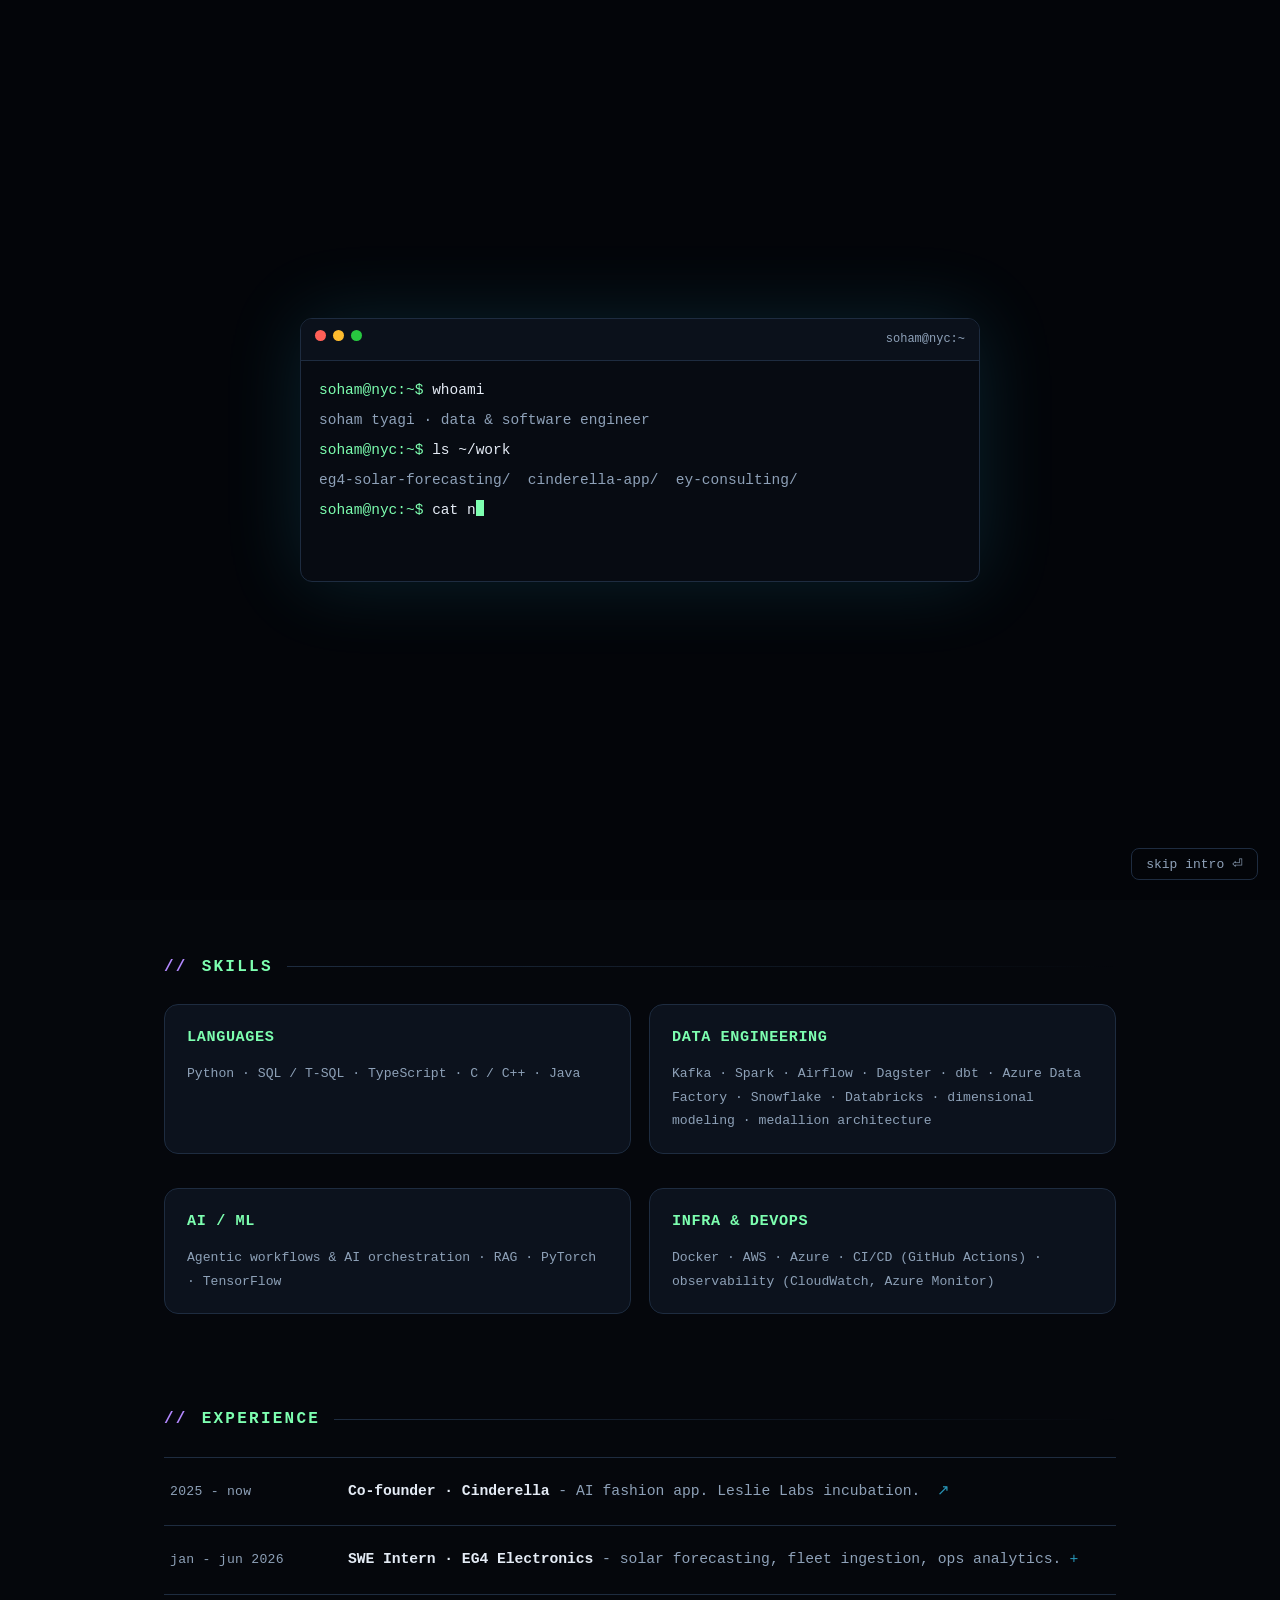
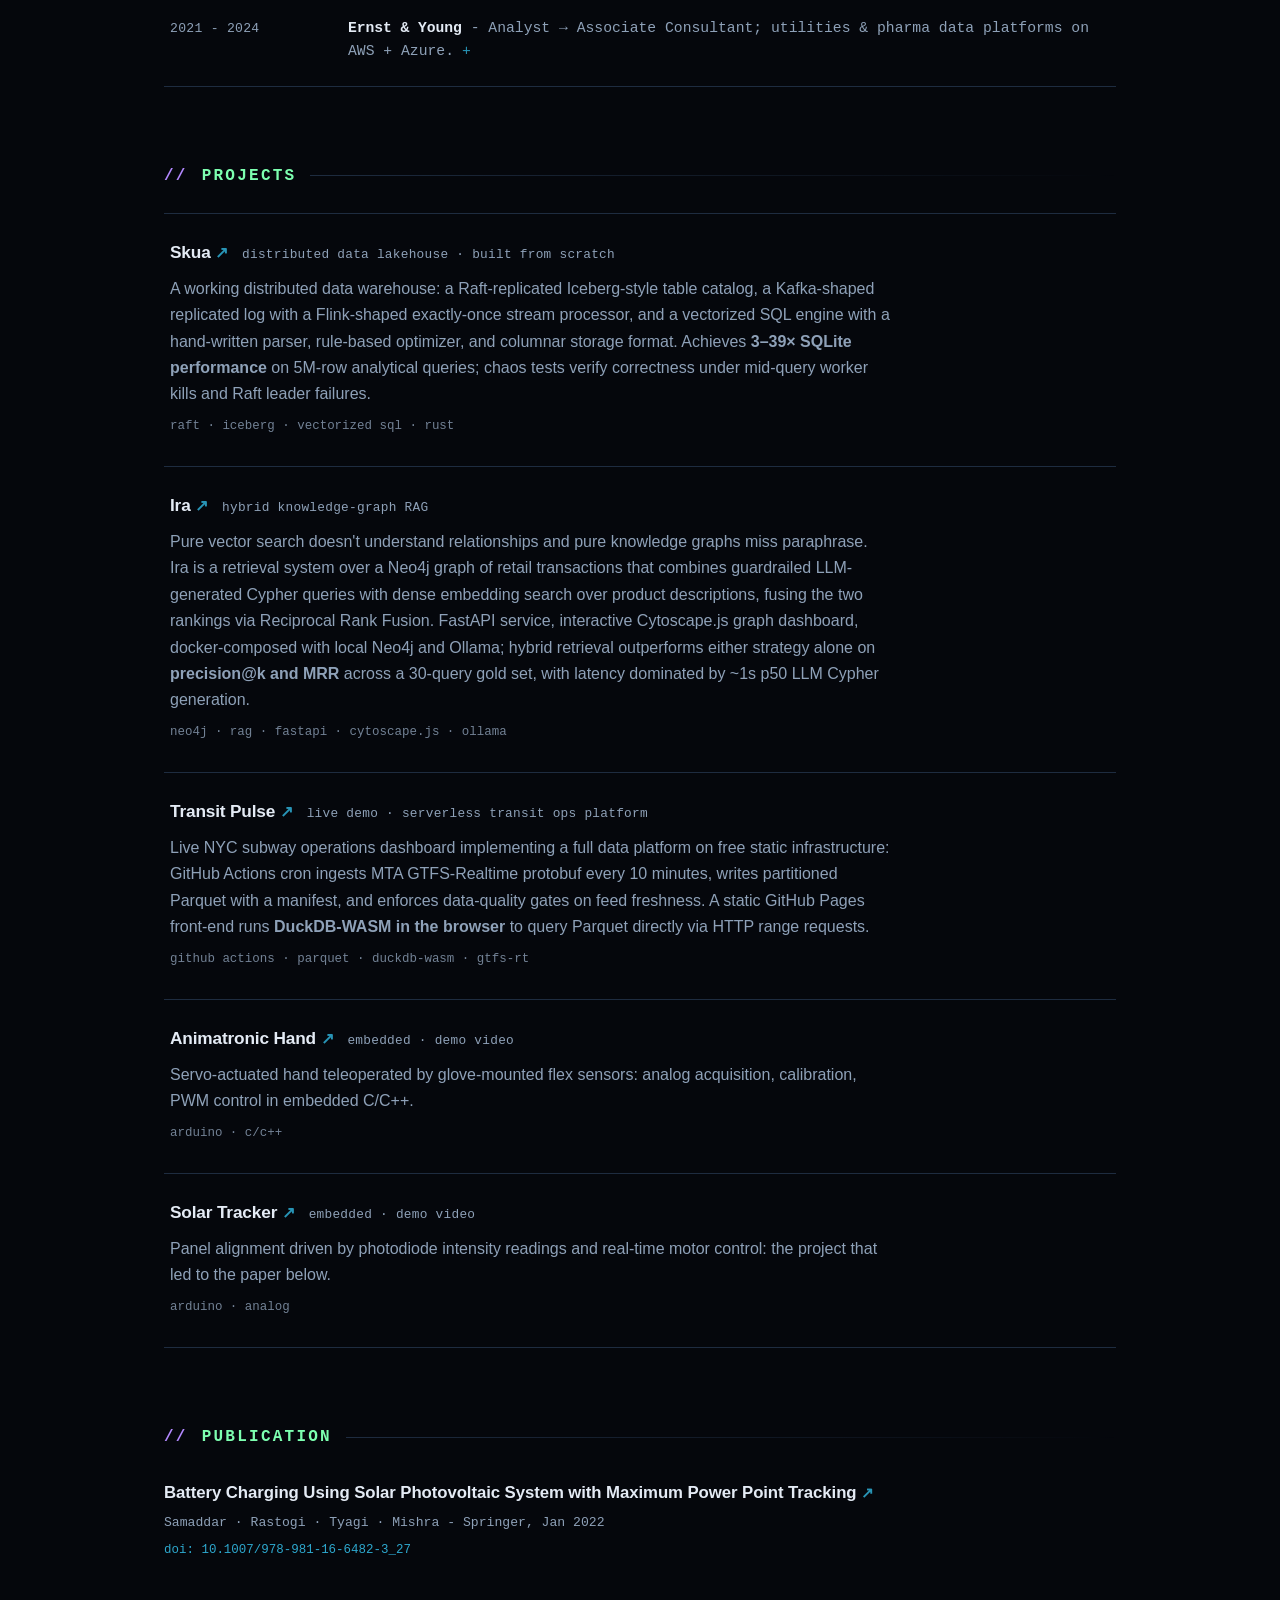
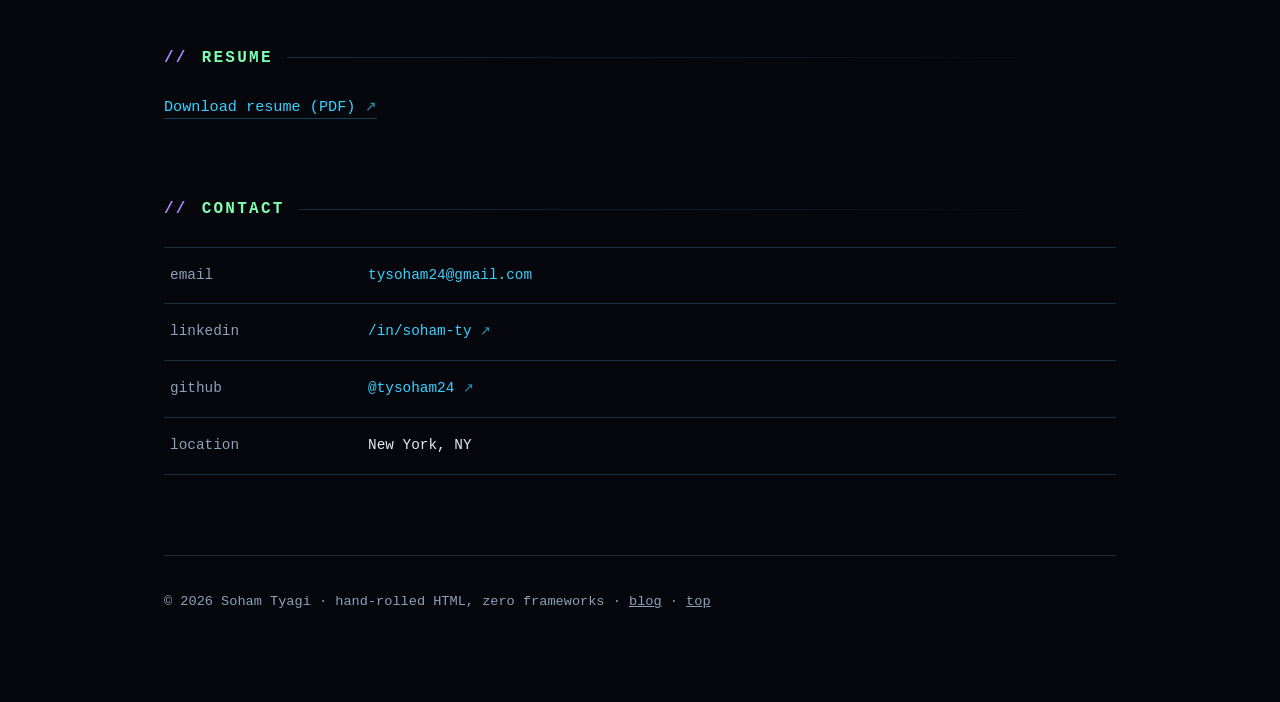
<file: index.html>
<!DOCTYPE html>
<html lang="en">
<head>
<meta charset="utf-8">
<meta name="viewport" content="width=device-width, initial-scale=1">
<title>Soham Tyagi · Engineer</title>
<meta name="description" content="Data and software engineer. Energy analytics, pipelines, and applied ML.">
<link rel="stylesheet" href="style.css?v=3">
</head>
<body>

<div id="progress"></div>
<aside class="rail rail-left" aria-hidden="true">
  <a href="#about" class="dot" data-s="about"><i></i><em>about</em></a>
  <a href="#skills" class="dot" data-s="skills"><i></i><em>skills</em></a>
  <a href="#experience" class="dot" data-s="experience"><i></i><em>experience</em></a>
  <a href="#projects" class="dot" data-s="projects"><i></i><em>projects</em></a>
  <a href="#publication" class="dot" data-s="publication"><i></i><em>publication</em></a>
  <a href="#resume" class="dot" data-s="resume"><i></i><em>resume</em></a>
  <a href="#contact" class="dot" data-s="contact"><i></i><em>contact</em></a>
</aside>
<canvas id="bg"></canvas>
<div class="aurora a1"></div>
<div class="aurora a2"></div>
<div id="cursor-glow"></div>

<div id="term-overlay">
  <div class="term">
    <div class="term-bar"><i></i><i></i><i></i><span>soham@nyc:~</span></div>
    <div class="term-body" id="term-body"></div>
  </div>
</div>
<button id="skip-btn">skip intro ⏎</button>

<div id="palette">
  <div class="palette-box">
    <input id="palette-input" placeholder="jump to..." autocomplete="off">
    <ul id="palette-list"></ul>
  </div>
</div>

<div class="wrap">

<header class="site">
  <p class="kicker">$ whoami</p>
  <h1 class="glitch" data-text="Soham Tyagi"><span>Soham Tyagi</span></h1>
  <p class="type-line"><span id="type-target"></span><span class="tcaret"></span></p>
  <p class="tagline">Consultant · data &amp; software engineer.</p>
  <nav class="top">
    <a href="#experience">experience</a>
    <a href="#projects">projects</a>
    <a href="#resume">resume</a>
    <a href="#contact">contact</a>
    <a href="blog/index.html">blog</a>
  </nav>
  <p class="palette-hint"><kbd>ctrl</kbd> + <kbd>k</kbd> to jump anywhere</p>
</header>

<section id="about" class="reveal">
  <h2>about me</h2>
  <div class="about-text">
    <p>Hi! I'm Soham - an undergrad in electrical engineering and a recent master's
    graduate in computer engineering from New York University.</p>
    <p>I previously spent three years at Ernst &amp; Young in their Global Delivery
    Services practice, building data platforms for utilities, energy, and pharmaceutical
    clients. That's where I learned to be a consultant-cum-engineer - really understanding
    the use cases and needs behind the systems I built.</p>
    <p>I recently wrapped an internship at EG4 Electronics, where I built a solar PV
    forecasting model to replace an existing third-party service by combining weather
    and inverter telemetry data.</p>
    <p>All these experiences encouraged me to start a small venture -
    <a href="https://cinderellas.ai">Cinderella</a> - with a few of my friends.</p>
    <p>Away from the keyboard, I enjoy playing lawn tennis, video games, and spending
    time with my two dogs!</p>
    <p class="read-more">Please read more about my experiences, projects, and more below!</p>
  </div>
</section>

<section id="skills" class="reveal">
  <h2>skills</h2>
  <div class="grid skills-grid">
    <div class="card skill-card">
      <h3>Languages</h3>
      <p>Python · SQL / T-SQL · TypeScript · C / C++ · Java</p>
    </div>
    <div class="card skill-card">
      <h3>Data Engineering</h3>
      <p>Kafka · Spark · Airflow · Dagster · dbt · Azure Data Factory · Snowflake · Databricks · dimensional modeling · medallion architecture</p>
    </div>
    <div class="card skill-card">
      <h3>AI / ML</h3>
      <p>Agentic workflows &amp; AI orchestration · RAG · PyTorch · TensorFlow</p>
    </div>
    <div class="card skill-card">
      <h3>Infra &amp; DevOps</h3>
      <p>Docker · AWS · Azure · CI/CD (GitHub Actions) · observability (CloudWatch, Azure Monitor)</p>
    </div>
  </div>
</section>

<section id="experience" class="reveal">
  <h2>experience</h2>
  <div class="exp-list">

    <a class="exp-row exp-link" href="https://cinderellas.ai" target="_blank" rel="noopener">
      <span class="exp-date">2025 - now</span>
      <span class="exp-body"><strong>Co-founder · Cinderella</strong> - AI fashion app. Leslie Labs incubation. <span class="exp-arrow">↗</span></span>
    </a>

    <details class="exp-row exp-toggle">
      <summary>
        <span class="exp-date">jan - jun 2026</span>
        <span class="exp-body"><strong>SWE Intern · EG4 Electronics</strong> - solar forecasting, fleet ingestion, ops analytics.<span class="exp-arrow">+</span></span>
      </summary>
      <div class="exp-detail">
        <p class="detail-meta">New York, USA · Software Engineering Intern · Jan 2026 – June 2026</p>
        <ul>
          <li>Built and shipped an end-to-end solar PV forecasting pipeline: inverter telemetry
          from the EG4 API joined with Open-Meteo weather into a <strong>43-feature</strong> set,
          feeding an Optuna-tuned ensemble (global XGBoost, per-device XGBoost, Random Forest)
          reaching <strong>R² 0.84</strong> and <strong>34.5% MAE improvement</strong> over
          persistence baselines across 57 inverters. Forecasts served through a Flask API backed
          by RDS MySQL.</li>
          <li>Designed the fleet's REST ingestion layer (pagination, multiple authentication
          domains, deduplication, location parsing) covering <strong>3,630 GridBOSS
          inverters</strong> across <strong>3,569 sites</strong> with idempotent, normalized
          MySQL loads.</li>
          <li>Ran fleet-wide analysis across <strong>14,520 smart ports</strong>, classifying
          AC-coupled, smart-load, and EV-charger usage and surfacing <strong>210+ misconfigured
          units</strong> to the operations team as actionable site-level reports.</li>
        </ul>
        <div class="tags"><span class="tag">python</span><span class="tag">xgboost</span><span class="tag">optuna</span><span class="tag">flask</span><span class="tag">aws</span></div>
      </div>
    </details>

    <details class="exp-row exp-toggle">
      <summary>
        <span class="exp-date">2021 - 2024</span>
        <span class="exp-body"><strong>Ernst &amp; Young</strong> - Analyst → Associate Consultant; utilities &amp; pharma data platforms on AWS + Azure.<span class="exp-arrow">+</span></span>
      </summary>
      <div class="exp-detail">
        <p class="detail-meta">New Delhi, India</p>

        <p class="role-meta"><strong>Associate Consultant</strong> · Jan 2023 – Aug 2024</p>
        <ul>
          <li>Sole continuous technical resource for a global pharmaceutical account: CRM
          migrations, SAP BW integration, and production support.</li>
          <li>Migrated <strong>24 Salesforce CRM objects</strong> from Amazon Redshift to Azure
          SQL DW as part of the client's program to retire a costlier legacy AWS stack, leading
          to <strong>68% cost reduction</strong>; designed the SCD Type 2 stored procedures and
          cut a critical fact-table SP from <strong>2+ hours to under 30 minutes</strong> by
          converting CTEs to physical temp tables.</li>
          <li>Designed ADF pipelines for <strong>76 of 117 SAP BW DSOs</strong> using MDX
          (CROSSJOIN syntax, fiscal-year period variables), enabling a daily Power BI sales
          dashboard that replaced a weekly, week-lagged manual portal download.</li>
        </ul>

        <p class="role-meta"><strong>Senior Analyst</strong> · Jan 2022 – Jan 2023</p>
        <ul>
          <li>Built the asset-health data platform for <strong>two national utility clients</strong>,
          ingesting IBM Maximo APM data via ADF (self-hosted IR), ADLS Gen2, and Databricks
          (PySpark) - daily refreshes of <strong>60+ Synapse tables</strong> saving engineering
          teams <strong>25–40 hours/month</strong>.</li>
          <li>Co-designed the Synapse star schema and tuned distribution strategies, columnstore
          indexes, and materialized views - cutting a critical failure-cost query from
          <strong>45+ minutes to under 8</strong> and dashboard loads by 20–30%; published
          <strong>30+ governed KPIs</strong> in Power BI.</li>
          <li>Rebuilt failure-cost reporting as event-driven Python/SQL jobs on Azure Functions
          with Azure Monitor alerting - report turnaround from <strong>3 days to same-day</strong>.</li>
        </ul>

        <p class="role-meta"><strong>Analyst</strong> · Jul 2021 – Jan 2022</p>
        <ul>
          <li>Built the staging layer consolidating asset and outage data across
          <strong>12 SEC operating regions</strong> into Azure SQL via ADF, with SQL/Python
          cleansing cutting manual prep <strong>~20%</strong>.</li>
        </ul>

        <div class="tags"><span class="tag">adf</span><span class="tag">databricks</span><span class="tag">pyspark</span><span class="tag">azure sql</span><span class="tag">synapse</span><span class="tag">power bi</span></div>
      </div>
    </details>

  </div>
</section>

<section id="projects" class="reveal">
  <h2>projects</h2>
  <div class="proj-list">

    <article class="proj-row">
      <div class="proj-head">
        <h3><a href="https://github.com/tysoham24/skua-lakehouse" target="_blank" rel="noopener">Skua <span class="proj-arrow">↗</span></a></h3>
        <span class="proj-meta">distributed data lakehouse · built from scratch</span>
      </div>
      <p>A working distributed data warehouse: a Raft-replicated Iceberg-style table
      catalog, a Kafka-shaped replicated log with a Flink-shaped exactly-once stream
      processor, and a vectorized SQL engine with a hand-written parser, rule-based
      optimizer, and columnar storage format. Achieves <strong>3–39× SQLite
      performance</strong> on 5M-row analytical queries; chaos tests verify correctness
      under mid-query worker kills and Raft leader failures.</p>
      <p class="proj-stack">raft · iceberg · vectorized sql · rust</p>
    </article>

    <article class="proj-row">
      <div class="proj-head">
        <h3><a href="https://github.com/tysoham24/ira" target="_blank" rel="noopener">Ira <span class="proj-arrow">↗</span></a></h3>
        <span class="proj-meta">hybrid knowledge-graph RAG</span>
      </div>
      <p>Pure vector search doesn't understand relationships and pure knowledge graphs
      miss paraphrase. Ira is a retrieval system over a Neo4j graph of retail transactions
      that combines guardrailed LLM-generated Cypher queries with dense embedding search
      over product descriptions, fusing the two rankings via Reciprocal Rank Fusion.
      FastAPI service, interactive Cytoscape.js graph dashboard, docker-composed with
      local Neo4j and Ollama; hybrid retrieval outperforms either strategy alone on
      <strong>precision@k and MRR</strong> across a 30-query gold set, with latency
      dominated by ~1s p50 LLM Cypher generation.</p>
      <p class="proj-stack">neo4j · rag · fastapi · cytoscape.js · ollama</p>
    </article>

    <article class="proj-row">
      <div class="proj-head">
        <h3><a href="https://tysoham24.github.io/transit-pulse/docs/" target="_blank" rel="noopener">Transit Pulse <span class="proj-arrow">↗</span></a></h3>
        <span class="proj-meta">live demo · serverless transit ops platform</span>
      </div>
      <p>Live NYC subway operations dashboard implementing a full data platform on free
      static infrastructure: GitHub Actions cron ingests MTA GTFS-Realtime protobuf
      every 10 minutes, writes partitioned Parquet with a manifest, and enforces
      data-quality gates on feed freshness. A static GitHub Pages front-end runs
      <strong>DuckDB-WASM in the browser</strong> to query Parquet directly via HTTP
      range requests.</p>
      <p class="proj-stack">github actions · parquet · duckdb-wasm · gtfs-rt</p>
    </article>

    <article class="proj-row">
      <div class="proj-head">
        <h3><a href="https://drive.google.com/file/d/1W2cNU88qZrOVuxnFVaxUv-ODOrXoEXy3/view" target="_blank" rel="noopener">Animatronic Hand <span class="proj-arrow">↗</span></a></h3>
        <span class="proj-meta">embedded · demo video</span>
      </div>
      <p>Servo-actuated hand teleoperated by glove-mounted flex sensors: analog
      acquisition, calibration, PWM control in embedded C/C++.</p>
      <p class="proj-stack">arduino · c/c++</p>
    </article>

    <article class="proj-row">
      <div class="proj-head">
        <h3><a href="https://drive.google.com/file/d/1tSi9jU3jndByCchiKvwNVuRX1Q-VUpF6/view" target="_blank" rel="noopener">Solar Tracker <span class="proj-arrow">↗</span></a></h3>
        <span class="proj-meta">embedded · demo video</span>
      </div>
      <p>Panel alignment driven by photodiode intensity readings and real-time motor
      control: the project that led to the paper below.</p>
      <p class="proj-stack">arduino · analog</p>
    </article>

  </div>
</section>

<section id="publication" class="reveal">
  <h2>publication</h2>
  <div class="pub-item">
    <h3><a href="https://link.springer.com/chapter/10.1007/978-981-16-6482-3_27" target="_blank" rel="noopener">Battery Charging Using Solar Photovoltaic System with Maximum Power Point Tracking <span class="proj-arrow">↗</span></a></h3>
    <p class="pub-meta">Samaddar · Rastogi · Tyagi · Mishra - Springer, Jan 2022</p>
    <p class="pub-doi">doi: 10.1007/978-981-16-6482-3_27</p>
  </div>
</section>

<section id="resume" class="reveal">
  <h2>resume</h2>
  <p class="resume-note">
    <a href="resume.pdf" target="_blank" rel="noopener">Download resume (PDF) <span class="proj-arrow">↗</span></a>
  </p>
</section>

<section id="contact" class="reveal">
  <h2>contact</h2>
  <dl class="contact-list">
    <div class="contact-row">
      <dt>email</dt>
      <dd><a href="mailto:tysoham24@gmail.com">tysoham24@gmail.com</a></dd>
    </div>
    <div class="contact-row">
      <dt>linkedin</dt>
      <dd><a href="https://linkedin.com/in/soham-ty" target="_blank" rel="noopener">/in/soham-ty <span class="proj-arrow">↗</span></a></dd>
    </div>
    <div class="contact-row">
      <dt>github</dt>
      <dd><a href="https://github.com/tysoham24" target="_blank" rel="noopener">@tysoham24 <span class="proj-arrow">↗</span></a></dd>
    </div>
    <div class="contact-row">
      <dt>location</dt>
      <dd>New York, NY</dd>
    </div>
  </dl>
</section>

<footer>
  <p>© 2026 Soham Tyagi · hand-rolled HTML, zero frameworks · <a href="blog/index.html">blog</a> · <a href="#top">top</a></p>
</footer>

</div>

<script>
(function () {
  var reduced = window.matchMedia('(prefers-reduced-motion: reduce)').matches;

  /* ---- terminal intro ---- */
  var overlay = document.getElementById('term-overlay');
  var body = document.getElementById('term-body');
  var skip = document.getElementById('skip-btn');
  var seen = sessionStorage.getItem('introSeen');
  function finish() {
    overlay.classList.add('done'); skip.style.display = 'none';
    sessionStorage.setItem('introSeen', '1');
    setTimeout(function () { overlay.remove(); }, 700);
  }
  if (reduced || seen) { finish(); }
  else {
    var script = [
      { p: true,  t: 'whoami' },
      { p: false, t: 'soham tyagi · data & software engineer' },
      { p: true,  t: 'ls ~/work' },
      { p: false, t: 'eg4-solar-forecasting/  cinderella-app/  ey-consulting/' },
      { p: true,  t: 'cat now.txt' },
      { p: false, t: 'MS CompE @ NYU · co-founder @ cinderella · ex-EY, ex-EG4' },
      { p: true,  t: './portfolio --open' },
      { p: false, t: 'rendering…', hl: true }
    ];
    var li = 0;
    function typeLine() {
      if (li >= script.length) { setTimeout(finish, 500); return; }
      var item = script[li++];
      var ln = document.createElement('p');
      ln.className = 'ln' + (item.p ? '' : ' out') + (item.hl ? ' hl' : '');
      body.appendChild(ln);
      var prefix = item.p ? '<span class="p">soham@nyc:~$ </span>' : '';
      if (!item.p) { ln.innerHTML = prefix + item.t; setTimeout(typeLine, 340); return; }
      var i = 0, cur = '<span class="cursor"></span>';
      (function tick() {
        ln.innerHTML = prefix + item.t.slice(0, i) + cur;
        if (i++ < item.t.length) setTimeout(tick, 34);
        else { ln.innerHTML = prefix + item.t; setTimeout(typeLine, 260); }
      })();
    }
    setTimeout(typeLine, 400);
    skip.addEventListener('click', finish);
    document.addEventListener('keydown', function (e) { if (e.key === 'Enter') finish(); });
  }

  /* ---- particle background ---- */
  var canvas = document.getElementById('bg'), ctx = canvas.getContext('2d'), pts = [];
  function resize() { canvas.width = innerWidth; canvas.height = innerHeight; }
  resize(); addEventListener('resize', resize);
  var ptCount = innerWidth < 700 ? 32 : 70;
  for (var i = 0; i < ptCount; i++) pts.push({ x: Math.random()*innerWidth, y: Math.random()*innerHeight, vx: (Math.random()-.5)*.35, vy: (Math.random()-.5)*.35 });
  function step() {
    ctx.clearRect(0, 0, canvas.width, canvas.height);
    for (var i = 0; i < pts.length; i++) {
      var p = pts[i];
      p.x += p.vx; p.y += p.vy;
      if (p.x < 0 || p.x > canvas.width) p.vx *= -1;
      if (p.y < 0 || p.y > canvas.height) p.vy *= -1;
      ctx.fillStyle = i % 3 ? 'rgba(56,209,255,.45)' : 'rgba(179,136,255,.4)';
      ctx.fillRect(p.x, p.y, 1.6, 1.6);
      for (var j = i + 1; j < pts.length; j++) {
        var q = pts[j], dx = p.x - q.x, dy = p.y - q.y, d = dx*dx + dy*dy;
        if (d < 16000) {
          ctx.strokeStyle = 'rgba(56,209,255,' + (0.10 * (1 - d/16000)) + ')';
          ctx.beginPath(); ctx.moveTo(p.x, p.y); ctx.lineTo(q.x, q.y); ctx.stroke();
        }
      }
    }
    if (!reduced) requestAnimationFrame(step);
  }
  if (!reduced) step();

  /* ---- cursor glow + card tilt ---- */
  var glow = document.getElementById('cursor-glow');
  if (!reduced) document.addEventListener('mousemove', function (e) {
    glow.style.left = e.clientX + 'px'; glow.style.top = e.clientY + 'px';
  });
  document.querySelectorAll('.card').forEach(function (card) {
    card.addEventListener('mousemove', function (e) {
      if (reduced || innerWidth < 700) return;
      var r = card.getBoundingClientRect();
      var rx = ((e.clientY - r.top) / r.height - .5) * -4;
      var ry = ((e.clientX - r.left) / r.width - .5) * 4;
      card.style.transform = 'perspective(800px) rotateX(' + rx + 'deg) rotateY(' + ry + 'deg) translateY(-2px)';
    });
    card.addEventListener('mouseleave', function () { card.style.transform = ''; });
  });

  /* ---- reveal on scroll ---- */
  var io = new IntersectionObserver(function (entries) {
    entries.forEach(function (e) { if (e.isIntersecting) { e.target.classList.add('in'); io.unobserve(e.target); } });
  }, { threshold: 0.08 });
  document.querySelectorAll('.reveal').forEach(function (el) { io.observe(el); });

  /* ---- command palette ---- */
  var palette = document.getElementById('palette');
  var input = document.getElementById('palette-input');
  var list = document.getElementById('palette-list');
  var items = [
    { k: 'go', label: 'about', act: function(){ location.hash = '#about'; } },
    { k: 'go', label: 'skills', act: function(){ location.hash = '#skills'; } },
    { k: 'go', label: 'experience', act: function(){ location.hash = '#experience'; } },
    { k: 'go', label: 'projects', act: function(){ location.hash = '#projects'; } },
    { k: 'go', label: 'publication', act: function(){ location.hash = '#publication'; } },
    { k: 'go', label: 'resume', act: function(){ location.hash = '#resume'; } },
    { k: 'go', label: 'contact', act: function(){ location.hash = '#contact'; } },
    { k: 'go', label: 'blog', act: function(){ location.href = 'blog/index.html'; } },
    { k: 'open', label: 'github / tysoham24', act: function(){ location.href = 'https://github.com/tysoham24'; } },
    { k: 'open', label: 'linkedin / soham-ty', act: function(){ location.href = 'https://linkedin.com/in/soham-ty'; } },
    { k: 'open', label: 'cinderellas.ai', act: function(){ location.href = 'https://cinderellas.ai'; } }
  ];
  var sel = 0, view = items;
  function render() {
    list.innerHTML = '';
    view.forEach(function (it, i) {
      var li = document.createElement('li');
      li.innerHTML = '<span>' + it.k + '</span>' + it.label;
      if (i === sel) li.classList.add('sel');
      li.onclick = function () { close(); it.act(); };
      list.appendChild(li);
    });
  }
  function open() { palette.classList.add('open'); input.value = ''; view = items; sel = 0; render(); input.focus(); }
  function close() { palette.classList.remove('open'); }
  document.addEventListener('keydown', function (e) {
    if ((e.ctrlKey || e.metaKey) && e.key.toLowerCase() === 'k') { e.preventDefault(); palette.classList.contains('open') ? close() : open(); }
    if (!palette.classList.contains('open')) return;
    if (e.key === 'Escape') close();
    if (e.key === 'ArrowDown') { sel = Math.min(sel + 1, view.length - 1); render(); }
    if (e.key === 'ArrowUp') { sel = Math.max(sel - 1, 0); render(); }
    if (e.key === 'Enter' && view[sel]) { close(); view[sel].act(); }
  });
  input && input.addEventListener('input', function () {
    var q = input.value.toLowerCase();
    view = items.filter(function (it) { return it.label.toLowerCase().indexOf(q) >= 0; });
    sel = 0; render();
  });
  palette.addEventListener('click', function (e) { if (e.target === palette) close(); });

  /* ---- typing rotator ---- */
  var roles = ['consultant', 'data engineer', 'software engineer', 'co-founder', 'electrical engineer'];
  var tEl = document.getElementById('type-target'), ri = 0, ci = 0, del = false;
  function typeRole() {
    if (reduced) { tEl.textContent = roles[0]; return; }
    var word = roles[ri % roles.length];
    tEl.textContent = word.slice(0, ci);
    if (!del && ci++ === word.length) { del = true; setTimeout(typeRole, 1400); return; }
    if (del && ci-- === 0) { del = false; ri++; }
    setTimeout(typeRole, del ? 34 : 62);
  }
  typeRole();

  /* ---- scroll progress ---- */
  var prog = document.getElementById('progress');
  addEventListener('scroll', function () {
    var h = document.documentElement;
    prog.style.width = (h.scrollTop / (h.scrollHeight - h.clientHeight) * 100) + '%';
  }, { passive: true });

  /* ---- rail active section ---- */
  var dots = document.querySelectorAll('.rail-left .dot');
  var io2 = new IntersectionObserver(function (entries) {
    entries.forEach(function (e) {
      if (!e.isIntersecting) return;
      dots.forEach(function (d) { d.classList.toggle('on', d.dataset.s === e.target.id); });
    });
  }, { rootMargin: '-40% 0px -50% 0px' });
  ['about','skills','experience','projects','publication','resume','contact'].forEach(function (id) {
    var el = document.getElementById(id); if (el) io2.observe(el);
  });
})();
</script>
</body>
</html>
</file>
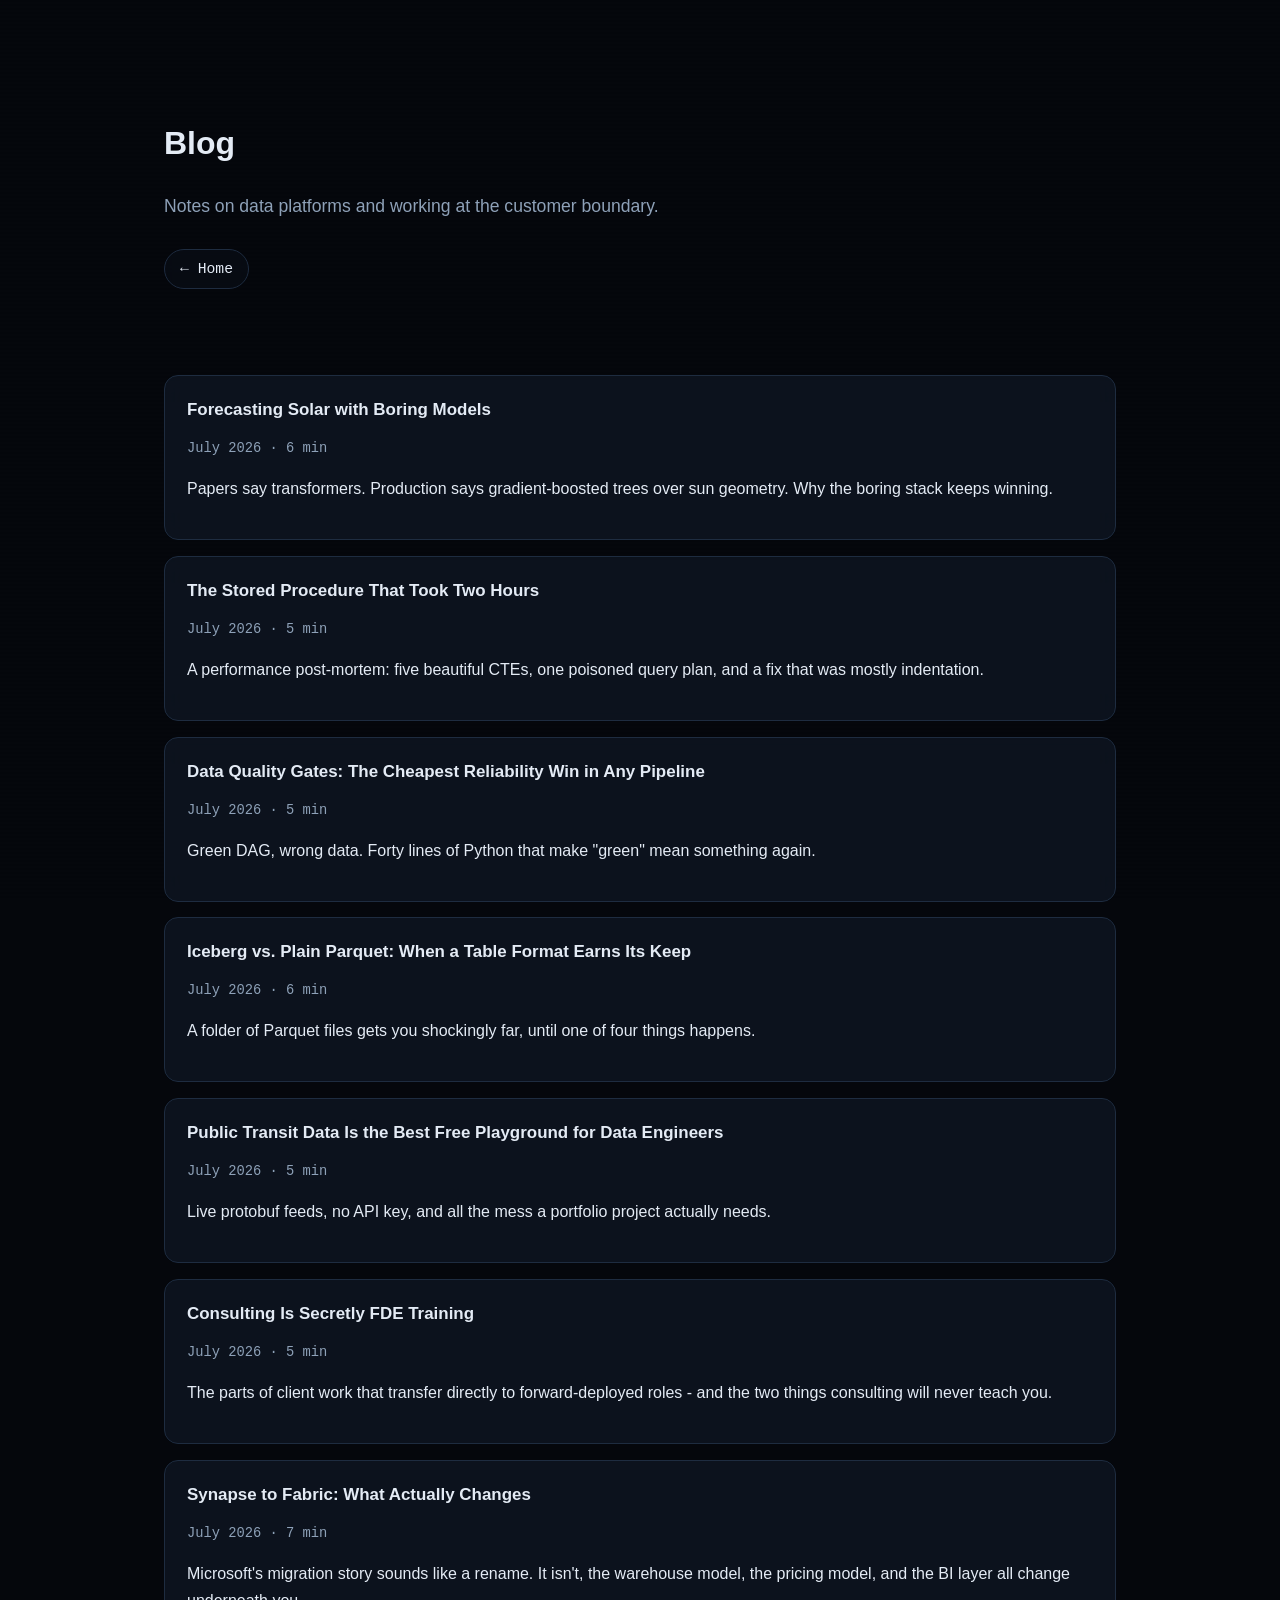
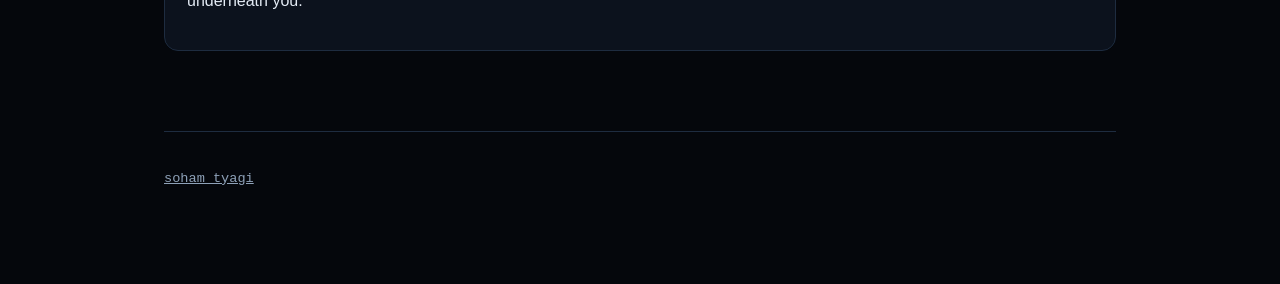
<file: blog/index.html>
<!DOCTYPE html>
<html lang="en">
<head>
<meta charset="utf-8"><meta name="viewport" content="width=device-width, initial-scale=1">
<title>Blog · Soham Tyagi</title>
<link rel="stylesheet" href="../style.css">
</head>
<body>
<div class="wrap">
<header class="site">
  <h1>Blog</h1>
  <p class="tagline">Notes on data platforms and working at the customer boundary.</p>
  <nav class="top"><a href="../index.html">← Home</a></nav>
</header>

<section class="post-list">
  <div class="card">
    <h3><a href="forecasting-solar-with-boring-models.html">Forecasting Solar with Boring Models</a></h3>
    <p class="meta">July 2026 · 6 min</p>
    <p>Papers say transformers. Production says gradient-boosted trees over sun
    geometry. Why the boring stack keeps winning.</p>
  </div>
  <div class="card">
    <h3><a href="the-stored-procedure-that-took-two-hours.html">The Stored Procedure That Took Two Hours</a></h3>
    <p class="meta">July 2026 · 5 min</p>
    <p>A performance post-mortem: five beautiful CTEs, one poisoned query plan,
    and a fix that was mostly indentation.</p>
  </div>
  <div class="card">
    <h3><a href="data-quality-gates.html">Data Quality Gates: The Cheapest Reliability Win in Any Pipeline</a></h3>
    <p class="meta">July 2026 · 5 min</p>
    <p>Green DAG, wrong data. Forty lines of Python that make "green" mean
    something again.</p>
  </div>
  <div class="card">
    <h3><a href="iceberg-vs-plain-parquet.html">Iceberg vs. Plain Parquet: When a Table Format Earns Its Keep</a></h3>
    <p class="meta">July 2026 · 6 min</p>
    <p>A folder of Parquet files gets you shockingly far, until one of four
    things happens.</p>
  </div>
  <div class="card">
    <h3><a href="transit-data-playground.html">Public Transit Data Is the Best Free Playground for Data Engineers</a></h3>
    <p class="meta">July 2026 · 5 min</p>
    <p>Live protobuf feeds, no API key, and all the mess a portfolio project
    actually needs.</p>
  </div>
  <div class="card">
    <h3><a href="consulting-is-fde-training.html">Consulting Is Secretly FDE Training</a></h3>
    <p class="meta">July 2026 · 5 min</p>
    <p>The parts of client work that transfer directly to forward-deployed roles -
    and the two things consulting will never teach you.</p>
  </div>
  <div class="card">
    <h3><a href="synapse-to-fabric.html">Synapse to Fabric: What Actually Changes</a></h3>
    <p class="meta">July 2026 · 7 min</p>
    <p>Microsoft's migration story sounds like a rename. It isn't, the warehouse
    model, the pricing model, and the BI layer all change underneath you.</p>
  </div>
</section>

<footer><p><a href="../index.html">soham tyagi</a></p></footer>
</div>
</body>
</html>
</file>
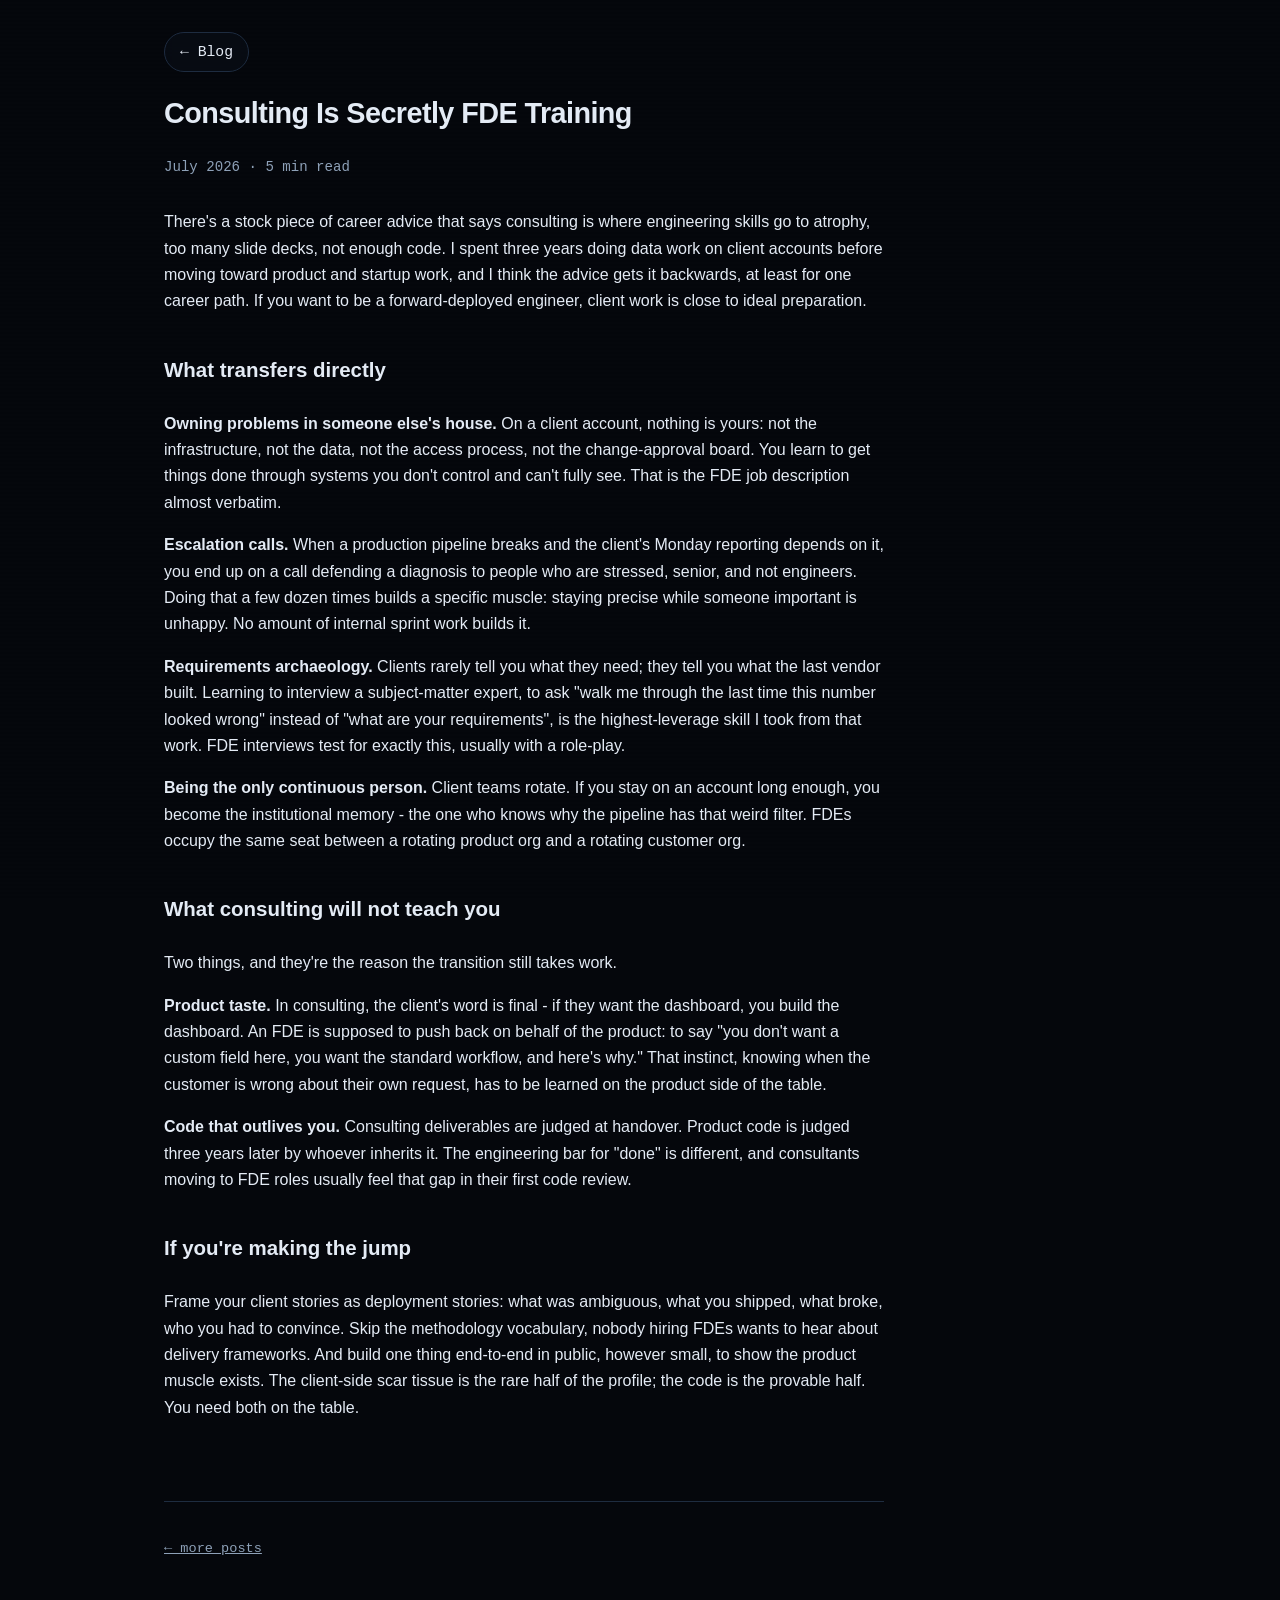
<file: blog/consulting-is-fde-training.html>
<!DOCTYPE html>
<html lang="en">
<head>
<meta charset="utf-8"><meta name="viewport" content="width=device-width, initial-scale=1">
<title>Consulting Is Secretly FDE Training</title>
<link rel="stylesheet" href="../style.css">
</head>
<body>
<div class="wrap">
<article class="post">
<nav class="top" style="margin:32px 0 0"><a href="index.html">← Blog</a></nav>
<h1>Consulting Is Secretly FDE Training</h1>
<p class="meta">July 2026 · 5 min read</p>

<p>There's a stock piece of career advice that says consulting is where
engineering skills go to atrophy, too many slide decks, not enough code. I
spent three years doing data work on client accounts before moving toward
product and startup work, and I think the advice gets it backwards, at least
for one career path. If you want to be a forward-deployed engineer, client
work is close to ideal preparation.</p>

<h2>What transfers directly</h2>
<p><strong>Owning problems in someone else's house.</strong> On a client
account, nothing is yours: not the infrastructure, not the data, not the
access process, not the change-approval board. You learn to get things done
through systems you don't control and can't fully see. That is the FDE job
description almost verbatim.</p>

<p><strong>Escalation calls.</strong> When a production pipeline breaks and
the client's Monday reporting depends on it, you end up on a call defending a
diagnosis to people who are stressed, senior, and not engineers. Doing that a
few dozen times builds a specific muscle: staying precise while someone
important is unhappy. No amount of internal sprint work builds it.</p>

<p><strong>Requirements archaeology.</strong> Clients rarely tell you what
they need; they tell you what the last vendor built. Learning to interview a
subject-matter expert, to ask "walk me through the last time this number
looked wrong" instead of "what are your requirements", is the highest-leverage
skill I took from that work. FDE interviews test for exactly this,
usually with a role-play.</p>

<p><strong>Being the only continuous person.</strong> Client teams rotate.
If you stay on an account long enough, you become the institutional memory -
the one who knows why the pipeline has that weird filter. FDEs occupy the
same seat between a rotating product org and a rotating customer org.</p>

<h2>What consulting will not teach you</h2>
<p>Two things, and they're the reason the transition still takes work.</p>

<p><strong>Product taste.</strong> In consulting, the client's word is final
- if they want the dashboard, you build the dashboard. An FDE is supposed to
push back on behalf of the product: to say "you don't want a custom field
here, you want the standard workflow, and here's why." That instinct, knowing
when the customer is wrong about their own request, has to be learned on the
product side of the table.</p>

<p><strong>Code that outlives you.</strong> Consulting deliverables are judged
at handover. Product code is judged three years later by whoever inherits it.
The engineering bar for "done" is different, and consultants moving to FDE
roles usually feel that gap in their first code review.</p>

<h2>If you're making the jump</h2>
<p>Frame your client stories as deployment stories: what was ambiguous, what
you shipped, what broke, who you had to convince. Skip the methodology
vocabulary, nobody hiring FDEs wants to hear about delivery frameworks. And
build one thing end-to-end in public, however small, to show the product
muscle exists. The client-side scar tissue is the rare half of the profile;
the code is the provable half. You need both on the table.</p>

<footer><p><a href="index.html">← more posts</a></p></footer>
</article>
</div>
</body>
</html>
</file>
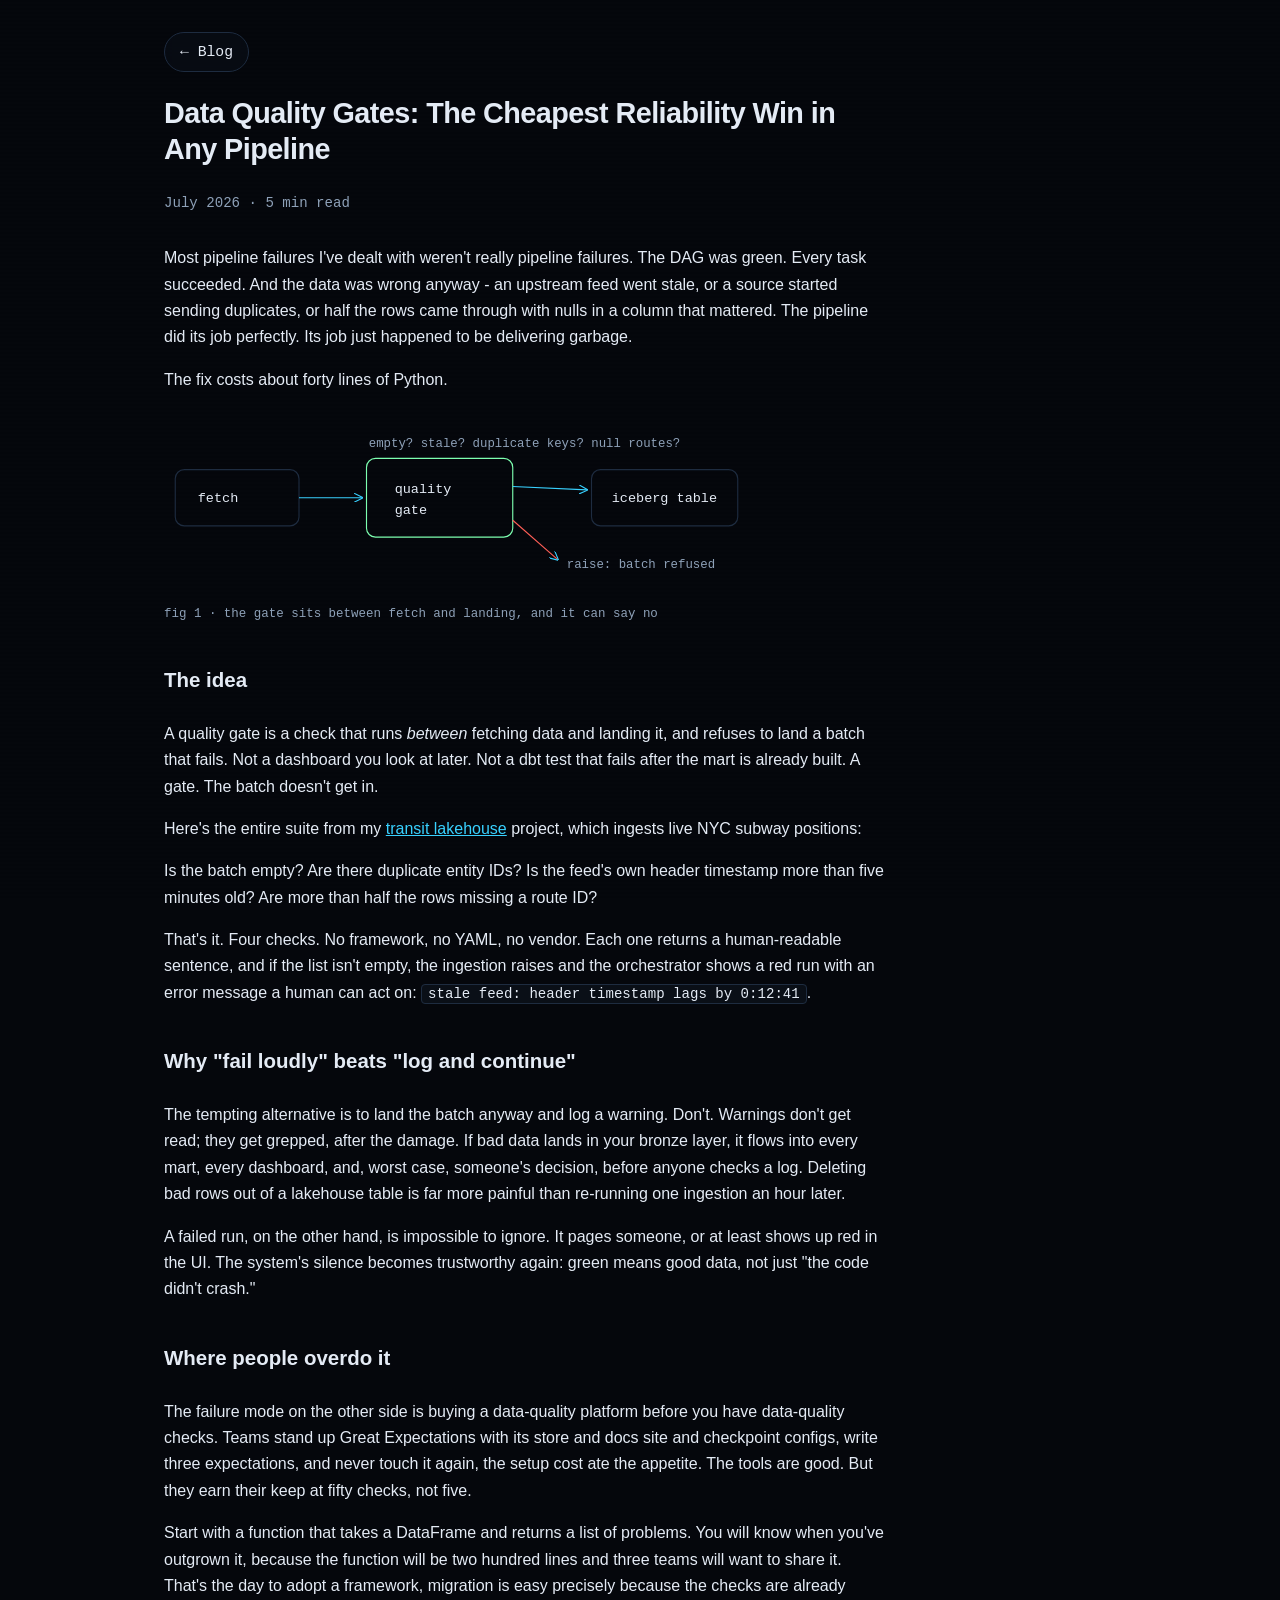
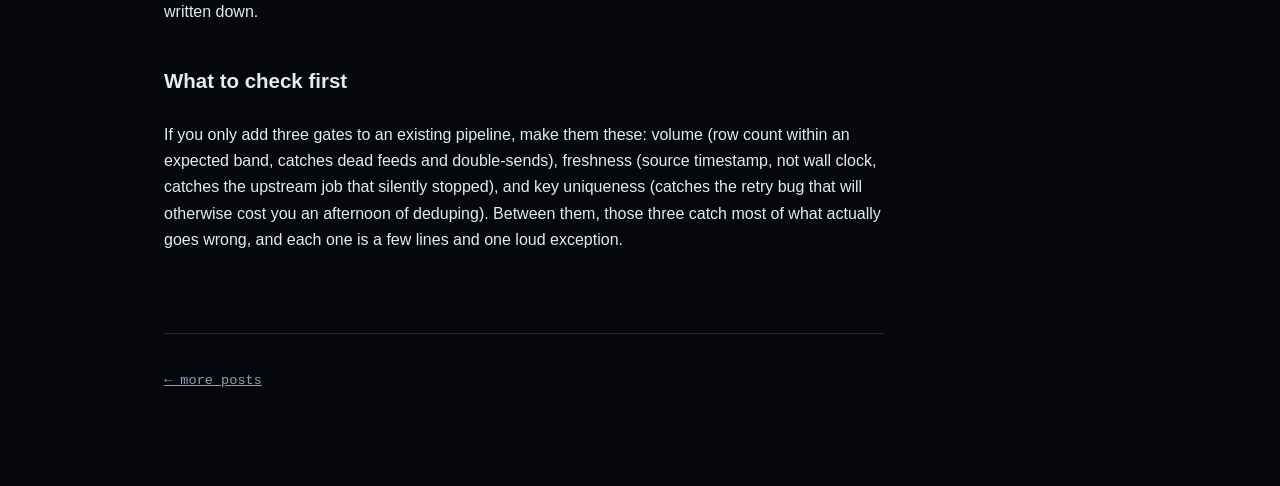
<file: blog/data-quality-gates.html>
<!DOCTYPE html>
<html lang="en">
<head>
<meta charset="utf-8"><meta name="viewport" content="width=device-width, initial-scale=1">
<title>Data Quality Gates: The Cheapest Reliability Win in Any Pipeline</title>
<link rel="stylesheet" href="../style.css">
</head>
<body>
<div class="wrap">
<article class="post">
<nav class="top" style="margin:32px 0 0"><a href="index.html">← Blog</a></nav>
<h1>Data Quality Gates: The Cheapest Reliability Win in Any Pipeline</h1>
<p class="meta">July 2026 · 5 min read</p>

<p>Most pipeline failures I've dealt with weren't really pipeline failures.
The DAG was green. Every task succeeded. And the data was wrong anyway -
an upstream feed went stale, or a source started sending duplicates, or half
the rows came through with nulls in a column that mattered. The pipeline did
its job perfectly. Its job just happened to be delivering garbage.</p>

<p>The fix costs about forty lines of Python.</p>
<figure style="margin:26px 0"><svg viewBox="0 0 640 150" xmlns="http://www.w3.org/2000/svg" style="width:100%;height:auto">
<style>.b{fill:none;stroke:var(--border);rx:8}.t{font:12px var(--mono);fill:var(--text)}.m{font:11px var(--mono);fill:var(--muted)}.a{stroke:var(--accent);fill:none;marker-end:url(#ar)}</style>
<defs><marker id="ar" markerWidth="8" markerHeight="8" refX="7" refY="4" orient="auto"><path d="M0,0 L8,4 L0,8" fill="none" stroke="var(--accent)"/></marker></defs>
<rect class="b" x="10" y="45" width="110" height="50" rx="8"/><text class="t" x="30" y="74">fetch</text>
<rect x="180" y="35" width="130" height="70" rx="8" fill="none" stroke="var(--accent2)"/><text class="t" x="205" y="66">quality</text><text class="t" x="205" y="84">gate</text>
<rect class="b" x="380" y="45" width="130" height="50" rx="8"/><text class="t" x="398" y="74">iceberg table</text>
<line class="a" x1="120" y1="70" x2="176" y2="70"/><line class="a" x1="310" y1="60" x2="376" y2="63"/>
<path d="M310 90 L350 125" stroke="#ff5f57" fill="none" marker-end="url(#ar)"/><text class="m" x="358" y="132" fill="#ff5f57">raise: batch refused</text>
<text class="m" x="182" y="25">empty? stale? duplicate keys? null routes?</text></svg><figcaption style="font-family:var(--mono);font-size:.78rem;color:var(--muted);margin-top:8px">fig 1 · the gate sits between fetch and landing, and it can say no</figcaption></figure>

<h2>The idea</h2>
<p>A quality gate is a check that runs <em>between</em> fetching data and
landing it, and refuses to land a batch that fails. Not a dashboard you look
at later. Not a dbt test that fails after the mart is already built. A gate.
The batch doesn't get in.</p>

<p>Here's the entire suite from my <a
href="https://github.com/tysoham24/open-transit-lakehouse">transit
lakehouse</a> project, which ingests live NYC subway positions:</p>

<p>Is the batch empty? Are there duplicate entity IDs? Is the feed's own
header timestamp more than five minutes old? Are more than half the rows
missing a route ID?</p>

<p>That's it. Four checks. No framework, no YAML, no vendor. Each one returns
a human-readable sentence, and if the list isn't empty, the ingestion raises
and the orchestrator shows a red run with an error message a human can act
on: <code>stale feed: header timestamp lags by 0:12:41</code>.</p>

<h2>Why "fail loudly" beats "log and continue"</h2>
<p>The tempting alternative is to land the batch anyway and log a warning.
Don't. Warnings don't get read; they get grepped, after the damage. If bad
data lands in your bronze layer, it flows into every mart, every dashboard,
and, worst case, someone's decision, before anyone checks a log. Deleting
bad rows out of a lakehouse table is far more painful than re-running one
ingestion an hour later.</p>

<p>A failed run, on the other hand, is impossible to ignore. It pages
someone, or at least shows up red in the UI. The system's silence becomes
trustworthy again: green means good data, not just "the code didn't
crash."</p>

<h2>Where people overdo it</h2>
<p>The failure mode on the other side is buying a data-quality platform
before you have data-quality checks. Teams stand up Great Expectations with
its store and docs site and checkpoint configs, write three expectations,
and never touch it again, the setup cost ate the appetite. The tools are
good. But they earn their keep at fifty checks, not five.</p>

<p>Start with a function that takes a DataFrame and returns a list of
problems. You will know when you've outgrown it, because the function will
be two hundred lines and three teams will want to share it. That's the day
to adopt a framework, migration is easy precisely because the checks are
already written down.</p>

<h2>What to check first</h2>
<p>If you only add three gates to an existing pipeline, make them these:
volume (row count within an expected band, catches dead feeds and
double-sends), freshness (source timestamp, not wall clock, catches the
upstream job that silently stopped), and key uniqueness (catches the retry
bug that will otherwise cost you an afternoon of deduping). Between them,
those three catch most of what actually goes wrong, and each one is a
few lines and one loud exception.</p>

<footer><p><a href="index.html">← more posts</a></p></footer>
</article>
</div>
</body>
</html>
</file>
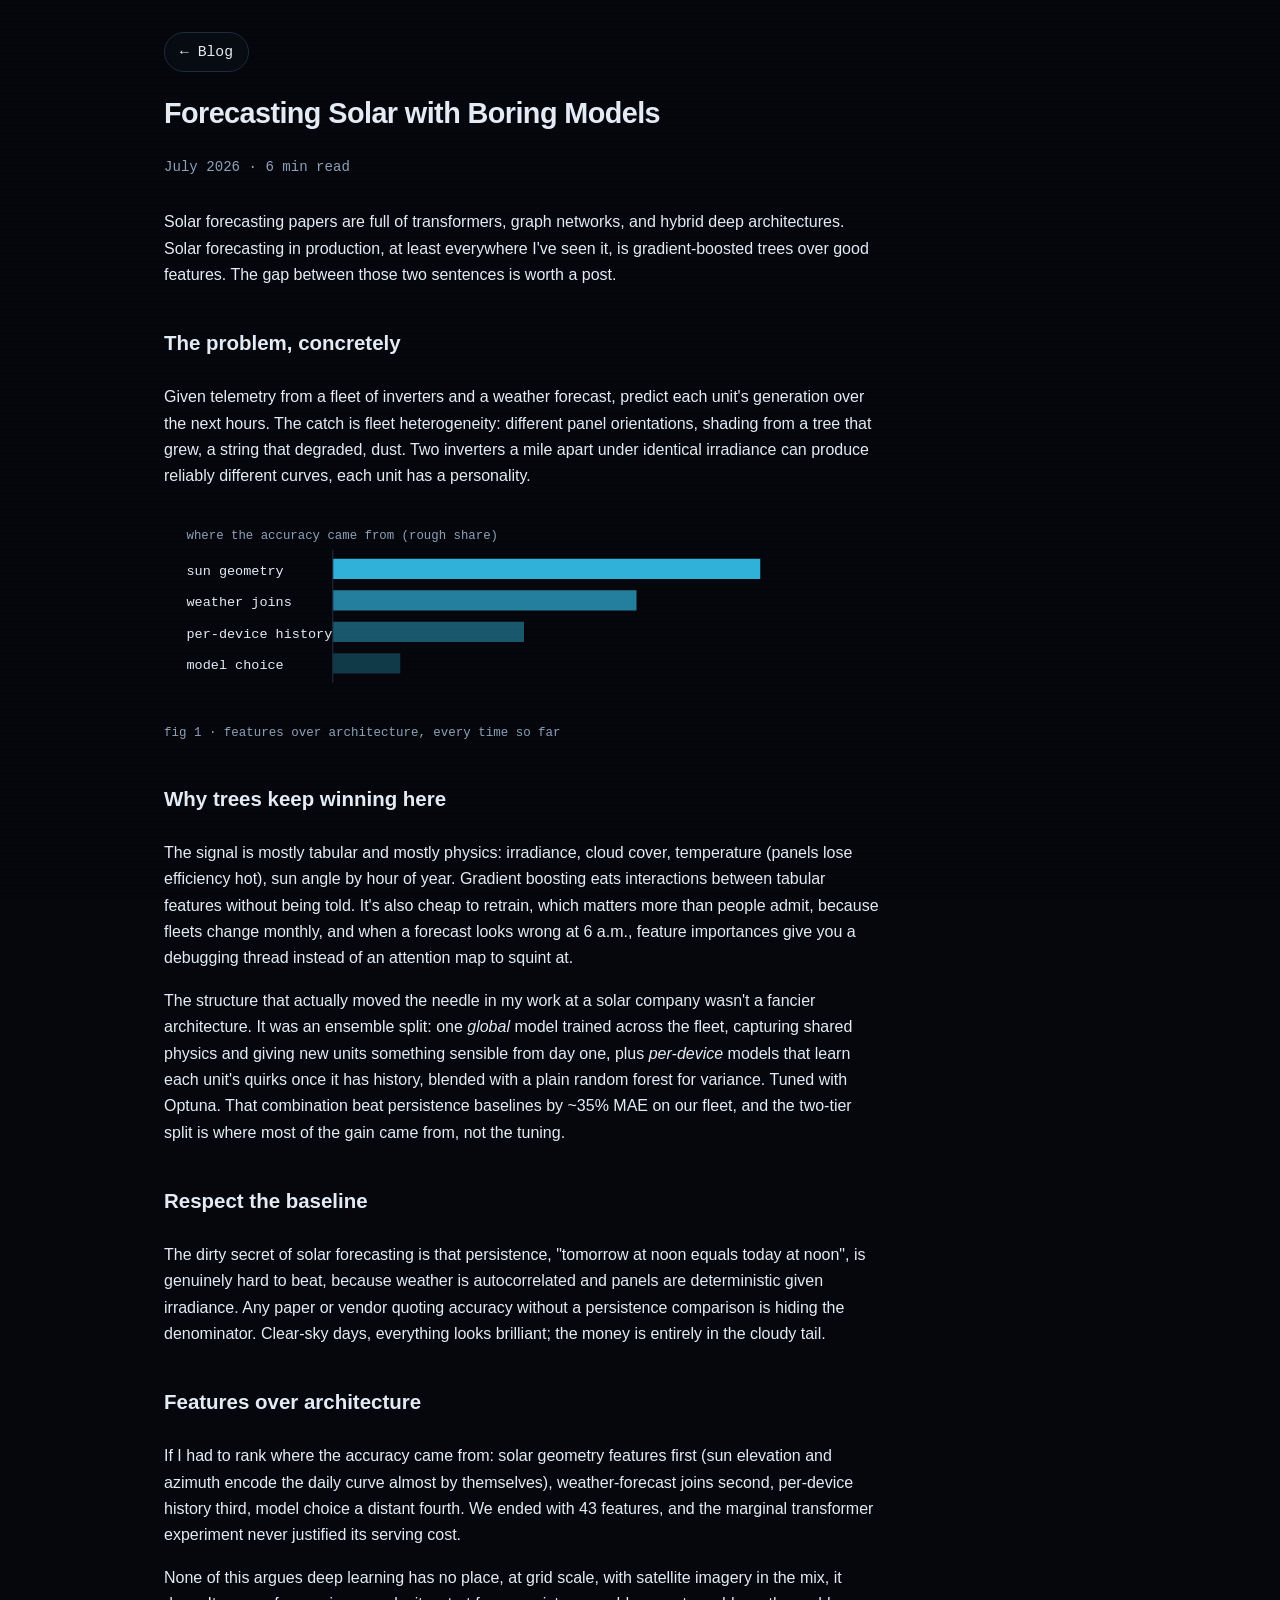
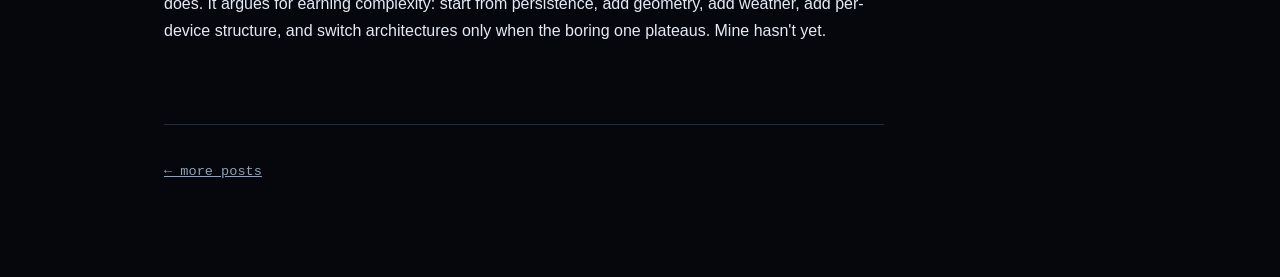
<file: blog/forecasting-solar-with-boring-models.html>
<!DOCTYPE html>
<html lang="en">
<head>
<meta charset="utf-8"><meta name="viewport" content="width=device-width, initial-scale=1">
<title>Forecasting Solar with Boring Models</title>
<link rel="stylesheet" href="../style.css">
</head>
<body>
<div class="wrap">
<article class="post">
<nav class="top" style="margin:32px 0 0"><a href="index.html">← Blog</a></nav>
<h1>Forecasting Solar with Boring Models</h1>
<p class="meta">July 2026 · 6 min read</p>

<p>Solar forecasting papers are full of transformers, graph networks, and
hybrid deep architectures. Solar forecasting in production, at least
everywhere I've seen it, is gradient-boosted trees over good features. The
gap between those two sentences is worth a post.</p>

<h2>The problem, concretely</h2>
<p>Given telemetry from a fleet of inverters and a weather forecast, predict
each unit's generation over the next hours. The catch is fleet
heterogeneity: different panel orientations, shading from a tree that grew,
a string that degraded, dust. Two inverters a mile apart under identical
irradiance can produce reliably different curves, each unit has a
personality.</p>
<figure style="margin:26px 0"><svg viewBox="0 0 640 170" xmlns="http://www.w3.org/2000/svg" style="width:100%;height:auto">
<style>.t{font:12px var(--mono);fill:var(--text)}.m{font:11px var(--mono);fill:var(--muted)}</style>
<text class="m" x="20" y="20">where the accuracy came from (rough share)</text>
<rect x="150" y="38"  width="380" height="18" fill="var(--accent)" opacity=".85"/><text class="t" x="20" y="52">sun geometry</text>
<rect x="150" y="66"  width="270" height="18" fill="var(--accent)" opacity=".6"/><text class="t" x="20" y="80">weather joins</text>
<rect x="150" y="94"  width="170" height="18" fill="var(--accent)" opacity=".4"/><text class="t" x="20" y="108">per-device history</text>
<rect x="150" y="122" width="60"  height="18" fill="var(--accent)" opacity=".25"/><text class="t" x="20" y="136">model choice</text>
<line x1="150" y1="30" x2="150" y2="148" stroke="var(--border)"/></svg><figcaption style="font-family:var(--mono);font-size:.78rem;color:var(--muted);margin-top:8px">fig 1 · features over architecture, every time so far</figcaption></figure>

<h2>Why trees keep winning here</h2>
<p>The signal is mostly tabular and mostly physics: irradiance, cloud
cover, temperature (panels lose efficiency hot), sun angle by hour of year.
Gradient boosting eats interactions between tabular features without being
told. It's also cheap to retrain, which matters more than people admit,
because fleets change monthly, and when a forecast looks wrong at 6 a.m.,
feature importances give you a debugging thread instead of an attention map
to squint at.</p>

<p>The structure that actually moved the needle in my work at a solar
company wasn't a fancier architecture. It was an ensemble split: one
<em>global</em> model trained across the fleet, capturing shared physics
and giving new units something sensible from day one, plus
<em>per-device</em> models that learn each unit's quirks once it has
history, blended with a plain random forest for variance. Tuned with
Optuna. That combination beat persistence baselines by ~35% MAE on our
fleet, and the two-tier split is where most of the gain came from, not
the tuning.</p>

<h2>Respect the baseline</h2>
<p>The dirty secret of solar forecasting is that persistence, "tomorrow at
noon equals today at noon", is genuinely hard to beat, because weather is
autocorrelated and panels are deterministic given irradiance. Any paper or
vendor quoting accuracy without a persistence comparison is hiding the
denominator. Clear-sky days, everything looks brilliant; the money is
entirely in the cloudy tail.</p>

<h2>Features over architecture</h2>
<p>If I had to rank where the accuracy came from: solar geometry features
first (sun elevation and azimuth encode the daily curve almost by
themselves), weather-forecast joins second, per-device history third,
model choice a distant fourth. We ended with 43 features, and the marginal
transformer experiment never justified its serving cost.</p>

<p>None of this argues deep learning has no place, at grid scale, with
satellite imagery in the mix, it does. It argues for earning complexity:
start from persistence, add geometry, add weather, add per-device
structure, and switch architectures only when the boring one plateaus.
Mine hasn't yet.</p>

<footer><p><a href="index.html">← more posts</a></p></footer>
</article>
</div>
</body>
</html>
</file>
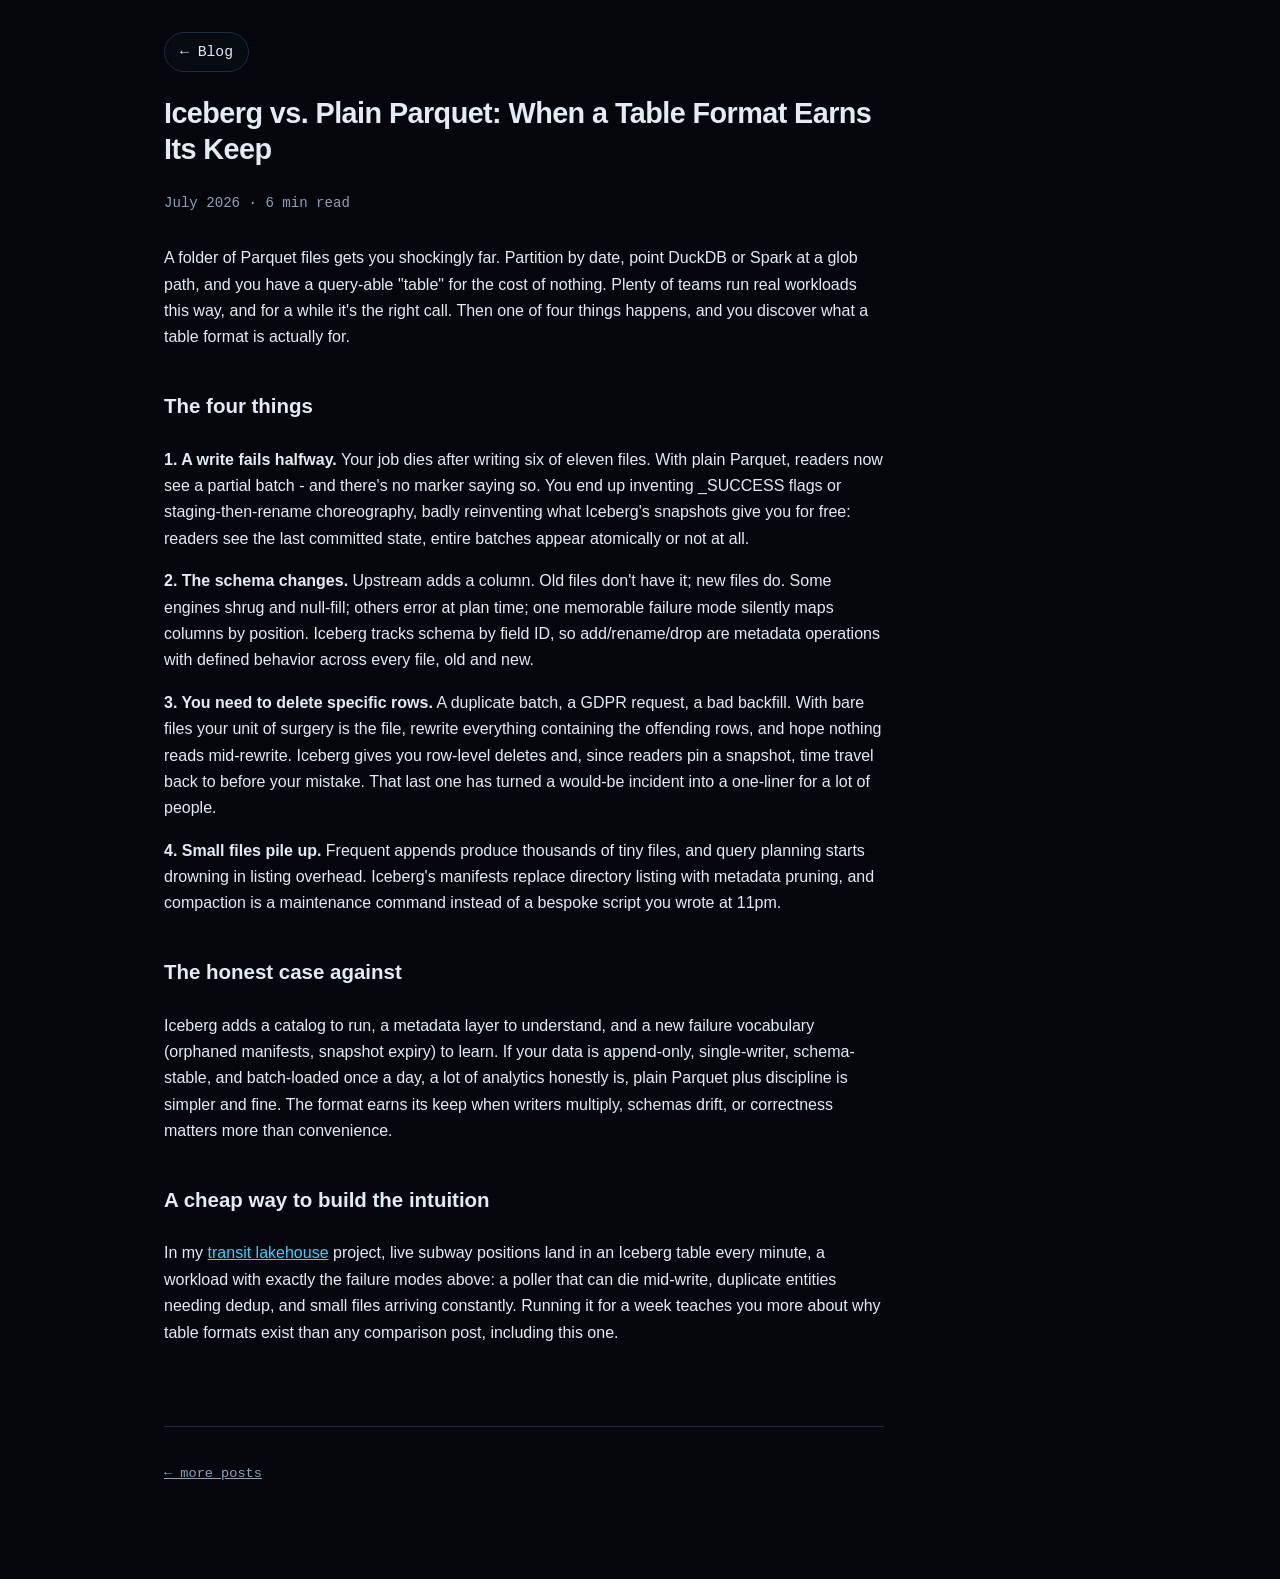
<file: blog/iceberg-vs-plain-parquet.html>
<!DOCTYPE html>
<html lang="en">
<head>
<meta charset="utf-8"><meta name="viewport" content="width=device-width, initial-scale=1">
<title>Iceberg vs. Plain Parquet: When a Table Format Earns Its Keep</title>
<link rel="stylesheet" href="../style.css">
</head>
<body>
<div class="wrap">
<article class="post">
<nav class="top" style="margin:32px 0 0"><a href="index.html">← Blog</a></nav>
<h1>Iceberg vs. Plain Parquet: When a Table Format Earns Its Keep</h1>
<p class="meta">July 2026 · 6 min read</p>

<p>A folder of Parquet files gets you shockingly far. Partition by date,
point DuckDB or Spark at a glob path, and you have a query-able "table" for
the cost of nothing. Plenty of teams run real workloads this way, and for a
while it's the right call. Then one of four things happens, and you discover
what a table format is actually for.</p>

<h2>The four things</h2>
<p><strong>1. A write fails halfway.</strong> Your job dies after writing
six of eleven files. With plain Parquet, readers now see a partial batch -
and there's no marker saying so. You end up inventing _SUCCESS flags or
staging-then-rename choreography, badly reinventing what Iceberg's
snapshots give you for free: readers see the last committed state, entire
batches appear atomically or not at all.</p>

<p><strong>2. The schema changes.</strong> Upstream adds a column. Old files
don't have it; new files do. Some engines shrug and null-fill; others error
at plan time; one memorable failure mode silently maps columns by position.
Iceberg tracks schema by field ID, so add/rename/drop are metadata
operations with defined behavior across every file, old and new.</p>

<p><strong>3. You need to delete specific rows.</strong> A duplicate batch,
a GDPR request, a bad backfill. With bare files your unit of surgery is the
file, rewrite everything containing the offending rows, and hope nothing
reads mid-rewrite. Iceberg gives you row-level deletes and, since readers
pin a snapshot, time travel back to before your mistake. That last one has
turned a would-be incident into a one-liner for a lot of people.</p>

<p><strong>4. Small files pile up.</strong> Frequent appends produce
thousands of tiny files, and query planning starts drowning in listing
overhead. Iceberg's manifests replace directory listing with metadata
pruning, and compaction is a maintenance command instead of a bespoke
script you wrote at 11pm.</p>

<h2>The honest case against</h2>
<p>Iceberg adds a catalog to run, a metadata layer to understand, and a new
failure vocabulary (orphaned manifests, snapshot expiry) to learn. If your
data is append-only, single-writer, schema-stable, and batch-loaded once a
day, a lot of analytics honestly is, plain Parquet plus discipline is
simpler and fine. The format earns its keep when writers multiply, schemas
drift, or correctness matters more than convenience.</p>

<h2>A cheap way to build the intuition</h2>
<p>In my <a href="https://github.com/tysoham24/open-transit-lakehouse">transit
lakehouse</a> project, live subway positions land in an Iceberg table every
minute, a workload with exactly the failure modes above: a poller that can
die mid-write, duplicate entities needing dedup, and small files arriving
constantly. Running it for a week teaches you more about why table formats
exist than any comparison post, including this one.</p>

<footer><p><a href="index.html">← more posts</a></p></footer>
</article>
</div>
</body>
</html>
</file>
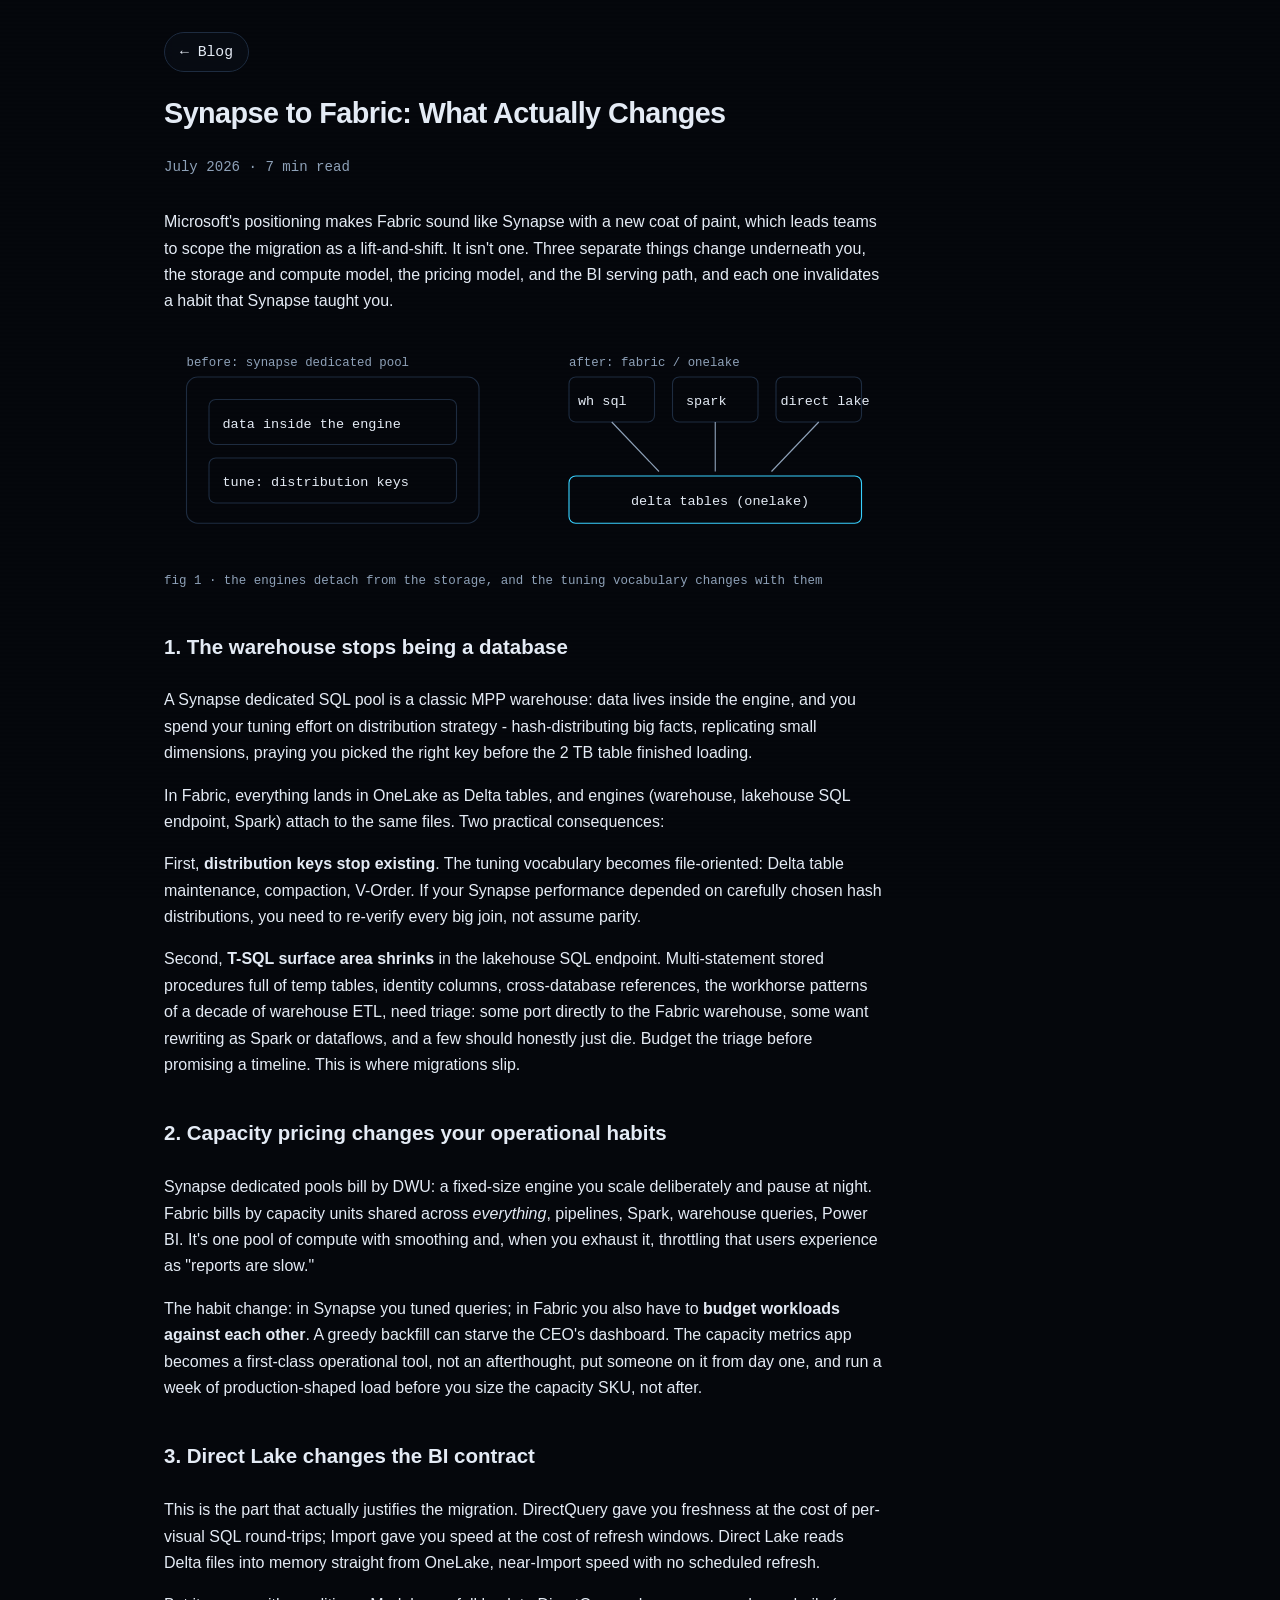
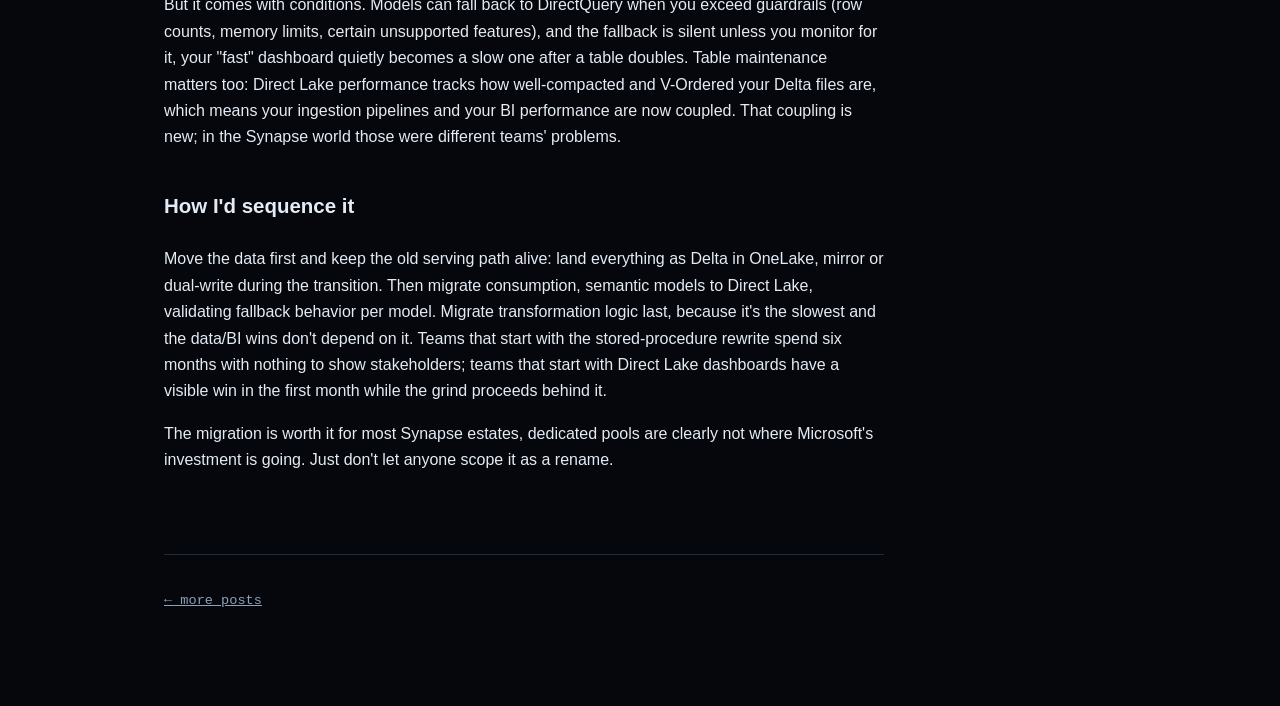
<file: blog/synapse-to-fabric.html>
<!DOCTYPE html>
<html lang="en">
<head>
<meta charset="utf-8"><meta name="viewport" content="width=device-width, initial-scale=1">
<title>Synapse to Fabric: What Actually Changes</title>
<link rel="stylesheet" href="../style.css">
</head>
<body>
<div class="wrap">
<article class="post">
<nav class="top" style="margin:32px 0 0"><a href="index.html">← Blog</a></nav>
<h1>Synapse to Fabric: What Actually Changes</h1>
<p class="meta">July 2026 · 7 min read</p>

<p>Microsoft's positioning makes Fabric sound like Synapse with a new coat of
paint, which leads teams to scope the migration as a lift-and-shift. It isn't
one. Three separate things change underneath you, the storage and compute
model, the pricing model, and the BI serving path, and each one invalidates
a habit that Synapse taught you.</p>
<figure style="margin:26px 0"><svg viewBox="0 0 640 190" xmlns="http://www.w3.org/2000/svg" style="width:100%;height:auto">
<style>.b{fill:none;stroke:var(--border)}.t{font:12px var(--mono);fill:var(--text)}.m{font:11px var(--mono);fill:var(--muted)}</style>
<text class="m" x="20" y="22">before: synapse dedicated pool</text>
<rect class="b" x="20" y="32" width="260" height="130" rx="10"/>
<rect class="b" x="40" y="52" width="220" height="40" rx="6"/><text class="t" x="52" y="77">data inside the engine</text>
<rect class="b" x="40" y="104" width="220" height="40" rx="6"/><text class="t" x="52" y="129">tune: distribution keys</text>
<text class="m" x="360" y="22">after: fabric / onelake</text>
<rect x="360" y="120" width="260" height="42" rx="6" fill="none" stroke="var(--accent)"/><text class="t" x="415" y="146">delta tables (onelake)</text>
<rect class="b" x="360" y="32" width="76" height="40" rx="6"/><text class="t" x="368" y="57">wh sql</text>
<rect class="b" x="452" y="32" width="76" height="40" rx="6"/><text class="t" x="464" y="57">spark</text>
<rect class="b" x="544" y="32" width="76" height="40" rx="6"/><text class="t" x="548" y="57">direct lake</text>
<line x1="398" y1="72" x2="440" y2="116" stroke="var(--muted)"/><line x1="490" y1="72" x2="490" y2="116" stroke="var(--muted)"/><line x1="582" y1="72" x2="540" y2="116" stroke="var(--muted)"/></svg><figcaption style="font-family:var(--mono);font-size:.78rem;color:var(--muted);margin-top:8px">fig 1 · the engines detach from the storage, and the tuning vocabulary changes with them</figcaption></figure>

<h2>1. The warehouse stops being a database</h2>
<p>A Synapse dedicated SQL pool is a classic MPP warehouse: data lives inside
the engine, and you spend your tuning effort on distribution strategy -
hash-distributing big facts, replicating small dimensions, praying you picked
the right key before the 2&nbsp;TB table finished loading.</p>

<p>In Fabric, everything lands in OneLake as Delta tables, and engines
(warehouse, lakehouse SQL endpoint, Spark) attach to the same files. Two
practical consequences:</p>

<p>First, <strong>distribution keys stop existing</strong>. The tuning
vocabulary becomes file-oriented: Delta table maintenance, compaction,
V-Order. If your Synapse performance depended on carefully chosen hash
distributions, you need to re-verify every big join, not assume parity.</p>

<p>Second, <strong>T-SQL surface area shrinks</strong> in the lakehouse SQL
endpoint. Multi-statement stored procedures full of temp tables, identity
columns, cross-database references, the workhorse patterns of a decade of
warehouse ETL, need triage: some port directly to the Fabric warehouse, some
want rewriting as Spark or dataflows, and a few should honestly just die.
Budget the triage before promising a timeline. This is where migrations
slip.</p>

<h2>2. Capacity pricing changes your operational habits</h2>
<p>Synapse dedicated pools bill by DWU: a fixed-size engine you scale
deliberately and pause at night. Fabric bills by capacity units shared across
<em>everything</em>, pipelines, Spark, warehouse queries, Power BI. It's one
pool of compute with smoothing and, when you exhaust it, throttling that
users experience as "reports are slow."</p>

<p>The habit change: in Synapse you tuned queries; in Fabric you also have to
<strong>budget workloads against each other</strong>. A greedy backfill can
starve the CEO's dashboard. The capacity metrics app becomes a first-class
operational tool, not an afterthought, put someone on it from day one, and
run a week of production-shaped load before you size the capacity SKU, not
after.</p>

<h2>3. Direct Lake changes the BI contract</h2>
<p>This is the part that actually justifies the migration. DirectQuery gave
you freshness at the cost of per-visual SQL round-trips; Import gave you speed
at the cost of refresh windows. Direct Lake reads Delta files into memory
straight from OneLake, near-Import speed with no scheduled refresh.</p>

<p>But it comes with conditions. Models can fall back to DirectQuery when you
exceed guardrails (row counts, memory limits, certain unsupported features),
and the fallback is silent unless you monitor for it, your "fast" dashboard
quietly becomes a slow one after a table doubles. Table maintenance matters
too: Direct Lake performance tracks how well-compacted and V-Ordered your
Delta files are, which means your ingestion pipelines and your BI performance
are now coupled. That coupling is new; in the Synapse world those were
different teams' problems.</p>

<h2>How I'd sequence it</h2>
<p>Move the data first and keep the old serving path alive: land everything as
Delta in OneLake, mirror or dual-write during the transition. Then migrate
consumption, semantic models to Direct Lake, validating fallback behavior per
model. Migrate transformation logic last, because it's the slowest and the
data/BI wins don't depend on it. Teams that start with the stored-procedure
rewrite spend six months with nothing to show stakeholders; teams that start
with Direct Lake dashboards have a visible win in the first month while the
grind proceeds behind it.</p>

<p>The migration is worth it for most Synapse estates, dedicated pools are
clearly not where Microsoft's investment is going. Just don't let anyone scope
it as a rename.</p>

<footer><p><a href="index.html">← more posts</a></p></footer>
</article>
</div>
</body>
</html>
</file>
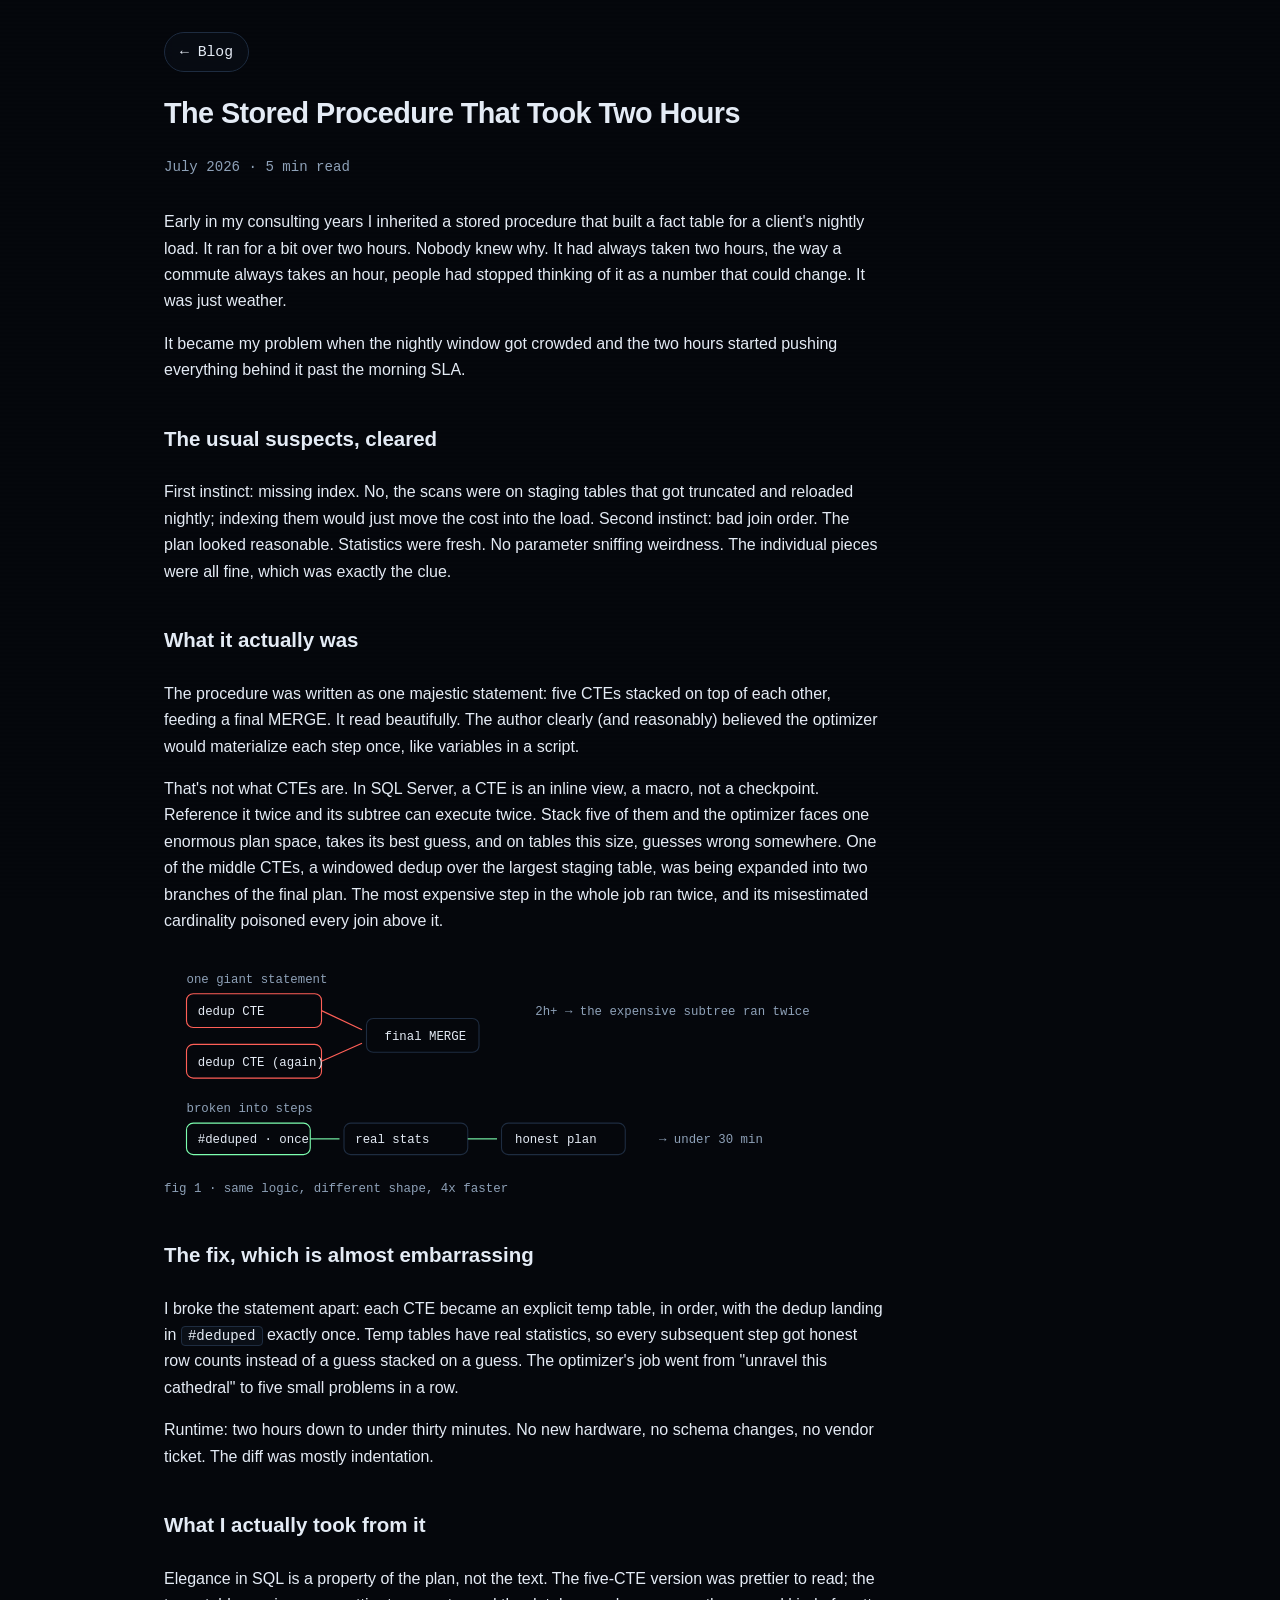
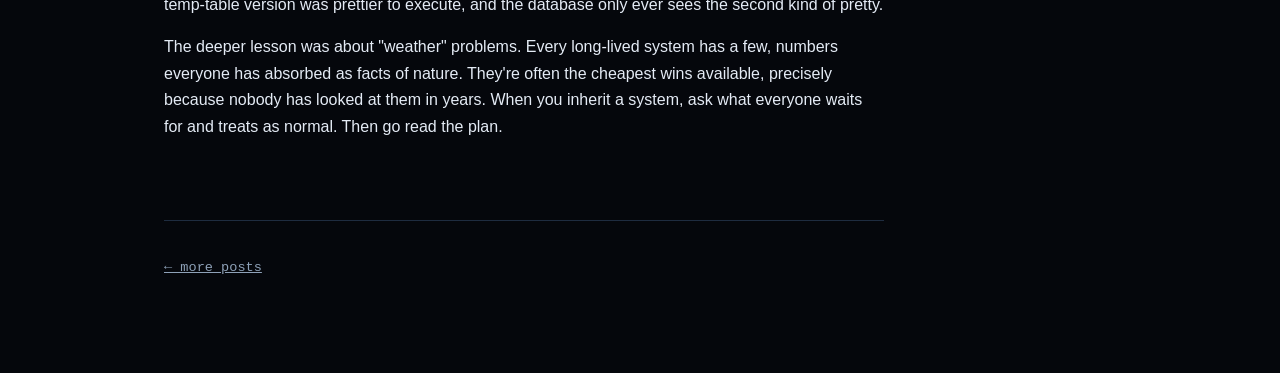
<file: blog/the-stored-procedure-that-took-two-hours.html>
<!DOCTYPE html>
<html lang="en">
<head>
<meta charset="utf-8"><meta name="viewport" content="width=device-width, initial-scale=1">
<title>The Stored Procedure That Took Two Hours</title>
<link rel="stylesheet" href="../style.css">
</head>
<body>
<div class="wrap">
<article class="post">
<nav class="top" style="margin:32px 0 0"><a href="index.html">← Blog</a></nav>
<h1>The Stored Procedure That Took Two Hours</h1>
<p class="meta">July 2026 · 5 min read</p>

<p>Early in my consulting years I inherited a stored procedure that built a
fact table for a client's nightly load. It ran for a bit over two hours.
Nobody knew why. It had always taken two hours, the way a commute always
takes an hour, people had stopped thinking of it as a number that could
change. It was just weather.</p>

<p>It became my problem when the nightly window got crowded and the two
hours started pushing everything behind it past the morning SLA.</p>

<h2>The usual suspects, cleared</h2>
<p>First instinct: missing index. No, the scans were on staging tables that
got truncated and reloaded nightly; indexing them would just move the cost
into the load. Second instinct: bad join order. The plan looked reasonable.
Statistics were fresh. No parameter sniffing weirdness. The individual
pieces were all fine, which was exactly the clue.</p>

<h2>What it actually was</h2>
<p>The procedure was written as one majestic statement: five CTEs stacked on
top of each other, feeding a final MERGE. It read beautifully. The author
clearly (and reasonably) believed the optimizer would materialize each step
once, like variables in a script.</p>

<p>That's not what CTEs are. In SQL Server, a CTE is an inline view, a
macro, not a checkpoint. Reference it twice and its subtree can execute
twice. Stack five of them and the optimizer faces one enormous plan space,
takes its best guess, and on tables this size, guesses wrong somewhere. One
of the middle CTEs, a windowed dedup over the largest staging table, was
being expanded into two branches of the final plan. The most expensive step
in the whole job ran twice, and its misestimated cardinality poisoned every
join above it.</p>
<figure style="margin:26px 0"><svg viewBox="0 0 640 180" xmlns="http://www.w3.org/2000/svg" style="width:100%;height:auto">
<style>.b{fill:none;stroke:var(--border)}.r{fill:none;stroke:#ff5f57}.g{fill:none;stroke:var(--accent2)}.t{font:11px var(--mono);fill:var(--text)}.m{font:11px var(--mono);fill:var(--muted)}</style>
<text class="m" x="20" y="20">one giant statement</text>
<rect class="r" x="20" y="30" width="120" height="30" rx="6"/><text class="t" x="30" y="49">dedup CTE</text>
<rect class="r" x="20" y="75" width="120" height="30" rx="6"/><text class="t" x="30" y="94">dedup CTE (again)</text>
<rect class="b" x="180" y="52" width="100" height="30" rx="6"/><text class="t" x="196" y="71">final MERGE</text>
<line x1="140" y1="45" x2="176" y2="62" stroke="#ff5f57"/><line x1="140" y1="90" x2="176" y2="74" stroke="#ff5f57"/>
<text class="m" x="20" y="135">broken into steps</text>
<rect class="g" x="20" y="145" width="110" height="28" rx="6"/><text class="t" x="30" y="163">#deduped · once</text>
<rect class="b" x="160" y="145" width="110" height="28" rx="6"/><text class="t" x="170" y="163">real stats</text>
<rect class="b" x="300" y="145" width="110" height="28" rx="6"/><text class="t" x="312" y="163">honest plan</text>
<line x1="130" y1="159" x2="156" y2="159" stroke="var(--accent2)"/><line x1="270" y1="159" x2="296" y2="159" stroke="var(--accent2)"/>
<text class="m" x="330" y="49">2h+ → the expensive subtree ran twice</text>
<text class="m" x="440" y="163">→ under 30 min</text></svg><figcaption style="font-family:var(--mono);font-size:.78rem;color:var(--muted);margin-top:8px">fig 1 · same logic, different shape, 4x faster</figcaption></figure>

<h2>The fix, which is almost embarrassing</h2>
<p>I broke the statement apart: each CTE became an explicit temp table, in
order, with the dedup landing in <code>#deduped</code> exactly once. Temp
tables have real statistics, so every subsequent step got honest row counts
instead of a guess stacked on a guess. The optimizer's job went from
"unravel this cathedral" to five small problems in a row.</p>

<p>Runtime: two hours down to under thirty minutes. No new hardware, no
schema changes, no vendor ticket. The diff was mostly indentation.</p>

<h2>What I actually took from it</h2>
<p>Elegance in SQL is a property of the plan, not the text. The five-CTE
version was prettier to read; the temp-table version was prettier to
execute, and the database only ever sees the second kind of pretty.</p>

<p>The deeper lesson was about "weather" problems. Every long-lived system
has a few, numbers everyone has absorbed as facts of nature. They're often
the cheapest wins available, precisely because nobody has looked at them in
years. When you inherit a system, ask what everyone waits for and treats as
normal. Then go read the plan.</p>

<footer><p><a href="index.html">← more posts</a></p></footer>
</article>
</div>
</body>
</html>
</file>
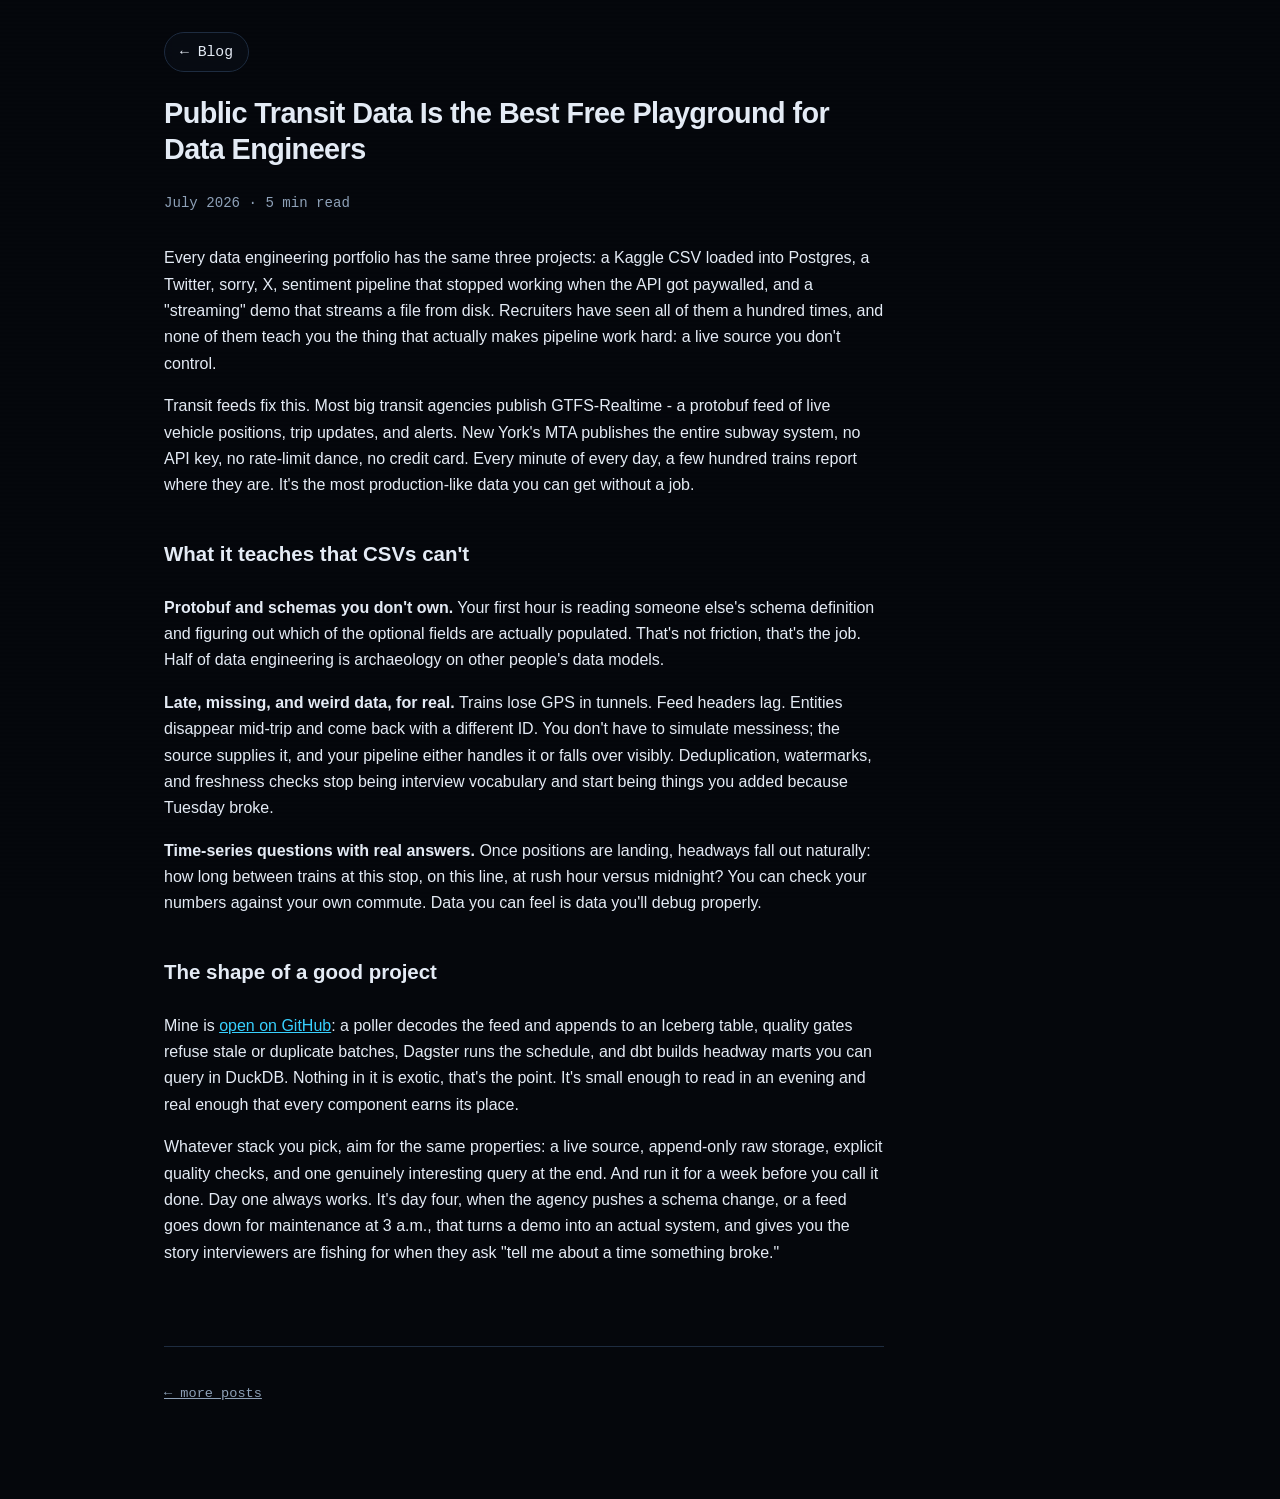
<file: blog/transit-data-playground.html>
<!DOCTYPE html>
<html lang="en">
<head>
<meta charset="utf-8"><meta name="viewport" content="width=device-width, initial-scale=1">
<title>Public Transit Data Is the Best Free Playground for Data Engineers</title>
<link rel="stylesheet" href="../style.css">
</head>
<body>
<div class="wrap">
<article class="post">
<nav class="top" style="margin:32px 0 0"><a href="index.html">← Blog</a></nav>
<h1>Public Transit Data Is the Best Free Playground for Data Engineers</h1>
<p class="meta">July 2026 · 5 min read</p>

<p>Every data engineering portfolio has the same three projects: a Kaggle CSV
loaded into Postgres, a Twitter, sorry, X, sentiment pipeline that stopped
working when the API got paywalled, and a "streaming" demo that streams a
file from disk. Recruiters have seen all of them a hundred times, and none
of them teach you the thing that actually makes pipeline work hard: a live
source you don't control.</p>

<p>Transit feeds fix this. Most big transit agencies publish GTFS-Realtime -
a protobuf feed of live vehicle positions, trip updates, and alerts. New
York's MTA publishes the entire subway system, no API key, no rate-limit
dance, no credit card. Every minute of every day, a few hundred trains
report where they are. It's the most production-like data you can get
without a job.</p>

<h2>What it teaches that CSVs can't</h2>
<p><strong>Protobuf and schemas you don't own.</strong> Your first hour is
reading someone else's schema definition and figuring out which of the
optional fields are actually populated. That's not friction, that's the
job. Half of data engineering is archaeology on other people's data
models.</p>

<p><strong>Late, missing, and weird data, for real.</strong> Trains lose
GPS in tunnels. Feed headers lag. Entities disappear mid-trip and come back
with a different ID. You don't have to simulate messiness; the source
supplies it, and your pipeline either handles it or falls over visibly.
Deduplication, watermarks, and freshness checks stop being interview
vocabulary and start being things you added because Tuesday broke.</p>

<p><strong>Time-series questions with real answers.</strong> Once positions
are landing, headways fall out naturally: how long between trains at this
stop, on this line, at rush hour versus midnight? You can check your
numbers against your own commute. Data you can feel is data you'll debug
properly.</p>

<h2>The shape of a good project</h2>
<p>Mine is <a href="https://github.com/tysoham24/open-transit-lakehouse">open
on GitHub</a>: a poller decodes the feed and appends to an Iceberg table,
quality gates refuse stale or duplicate batches, Dagster runs the schedule,
and dbt builds headway marts you can query in DuckDB. Nothing in it is
exotic, that's the point. It's small enough to read in an evening and
real enough that every component earns its place.</p>

<p>Whatever stack you pick, aim for the same properties: a live source,
append-only raw storage, explicit quality checks, and one genuinely
interesting query at the end. And run it for a week before you call it done.
Day one always works. It's day four, when the agency pushes a schema
change, or a feed goes down for maintenance at 3 a.m., that turns a demo
into an actual system, and gives you the story interviewers are fishing for
when they ask "tell me about a time something broke."</p>

<footer><p><a href="index.html">← more posts</a></p></footer>
</article>
</div>
</body>
</html>
</file>
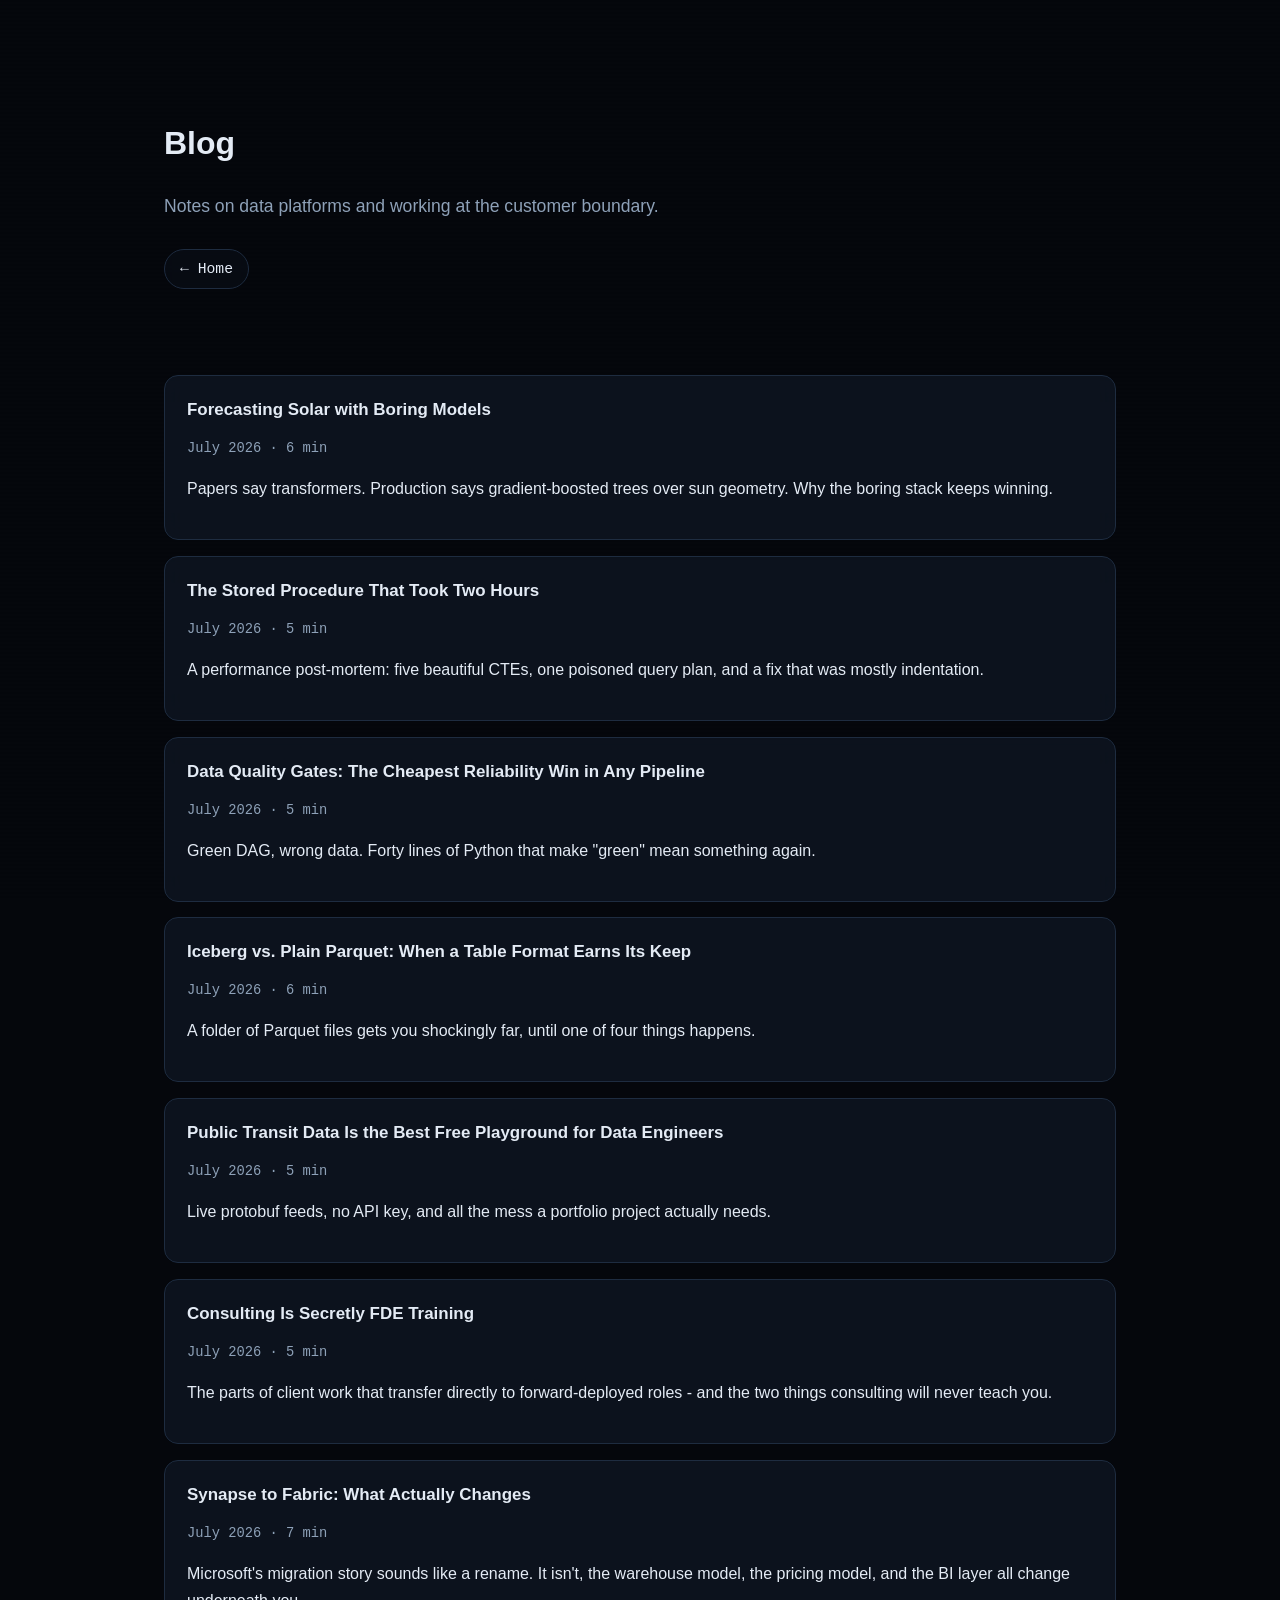
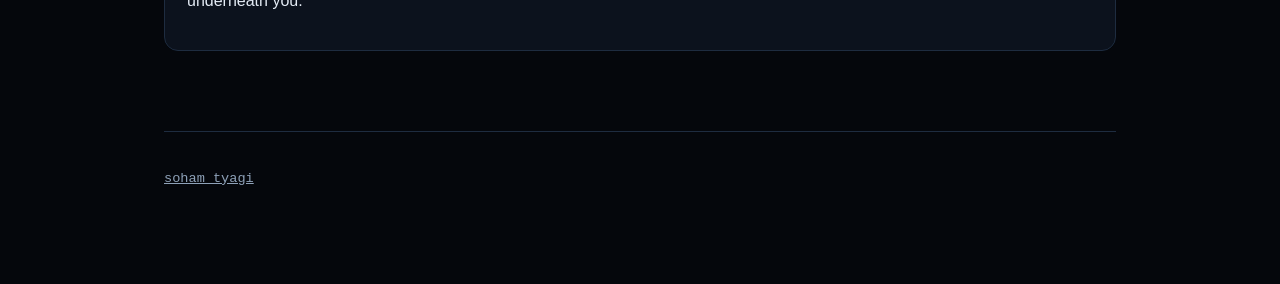
<file: blog/what-a-forward-deployed-engineer-actually-does.html>
<!DOCTYPE html>
<html lang="en"><head><meta charset="utf-8">
<meta http-equiv="refresh" content="0; url=index.html">
<title>Redirecting…</title></head>
<body><p><a href="index.html">Back to blog</a></p></body></html>
</file>
<file: style.css>
:root {
  --bg: #05070c; --bg2: #0a0f17; --panel: rgba(16, 24, 36, 0.72); --border: #1e2c40;
  --text: #e4ebf5; --muted: #8ea1b8; --accent: #38d1ff; --accent2: #7dffb0; --accent3: #b388ff;
  --glow: rgba(56, 209, 255, 0.35);
  --mono: "SFMono-Regular", ui-monospace, "Cascadia Code", Menlo, Consolas, monospace;
  --sans: -apple-system, BlinkMacSystemFont, "Segoe UI", Roboto, Inter, sans-serif;
}
* { box-sizing: border-box; }
html { scroll-behavior: smooth; }
body { margin: 0; background: var(--bg); color: var(--text); font: 16px/1.65 var(--sans); overflow-x: hidden; -webkit-text-size-adjust: 100%; }

/* particle canvas + cursor glow + scanlines */
#bg { position: fixed; inset: 0; z-index: 0; }
#cursor-glow {
  position: fixed; width: 500px; height: 500px; border-radius: 50%;
  background: radial-gradient(circle, rgba(56,209,255,.07), transparent 65%);
  pointer-events: none; z-index: 1; transform: translate(-50%, -50%); left: -999px;
}
body::after {
  content: ""; position: fixed; inset: 0; z-index: 2; pointer-events: none;
  background: repeating-linear-gradient(0deg, transparent 0 2px, rgba(0,0,0,.12) 2px 4px);
  opacity: .35;
}
.wrap { max-width: 1000px; margin: 0 auto; padding: 0 24px 80px; position: relative; z-index: 3; }
a { color: var(--accent); }

/* terminal intro */
#term-overlay { position: fixed; inset: 0; z-index: 50; background: #030509; display: flex; align-items: center; justify-content: center; transition: opacity .6s ease; padding: 20px; }
#term-overlay.done { opacity: 0; pointer-events: none; }
.term { width: min(680px, 94vw); background: #070b12; border: 1px solid var(--border); border-radius: 12px; box-shadow: 0 0 80px rgba(56,209,255,.14); font-family: var(--mono); font-size: 14.5px; overflow: hidden; }
.term-bar { display: flex; gap: 7px; padding: 11px 14px; background: #0b111b; border-bottom: 1px solid var(--border); }
.term-bar i { width: 11px; height: 11px; border-radius: 50%; display: block; }
.term-bar i:nth-child(1){background:#ff5f57}.term-bar i:nth-child(2){background:#febc2e}.term-bar i:nth-child(3){background:#28c840}
.term-bar span { margin-left: auto; color: var(--muted); font-size: 12px; }
.term-body { padding: 18px 18px 22px; min-height: 220px; }
.term-body .ln { white-space: pre-wrap; word-break: break-word; margin: 0 0 6px; }
.term-body .p { color: var(--accent2); }
.term-body .out { color: var(--muted); }
.term-body .hl { color: var(--accent); }
.cursor { display: inline-block; width: 8px; height: 16px; background: var(--accent2); vertical-align: -2px; animation: blink 1s steps(1) infinite; }
@keyframes blink { 50% { opacity: 0; } }
#skip-btn { position: fixed; right: 22px; bottom: 20px; z-index: 51; background: transparent; color: var(--muted); border: 1px solid var(--border); border-radius: 8px; padding: 7px 14px; font: 13px var(--mono); cursor: pointer; }
#skip-btn:hover { color: var(--text); border-color: var(--accent); }
@media (prefers-reduced-motion: reduce) { #term-overlay { display: none; } #cursor-glow { display: none; } }

/* hero */
header.site { padding: 96px 0 10px; }
header.site .kicker { font-family: var(--mono); color: var(--accent2); font-size: .85rem; letter-spacing: .12em; margin: 0 0 12px; }
.glitch { position: relative; display: inline-block; font-size: clamp(2.2rem, 6.5vw, 3.6rem); font-weight: 800; letter-spacing: -0.03em; line-height: 1.02; margin: 0 0 12px; }
.glitch > span { background: linear-gradient(92deg, var(--text) 40%, var(--accent) 75%, var(--accent3)); -webkit-background-clip: text; background-clip: text; -webkit-text-fill-color: transparent; }
.glitch::before, .glitch::after { content: attr(data-text); position: absolute; inset: 0; opacity: 0; pointer-events: none; }
.glitch:hover::before { opacity: .8; color: var(--accent); animation: gl1 .5s steps(3) infinite; clip-path: inset(20% 0 40% 0); }
.glitch:hover::after { opacity: .8; color: var(--accent3); animation: gl2 .45s steps(3) infinite; clip-path: inset(60% 0 10% 0); }
@keyframes gl1 { 0%{transform:translate(-3px,-2px)} 50%{transform:translate(3px,1px)} 100%{transform:translate(-2px,2px)} }
@keyframes gl2 { 0%{transform:translate(3px,2px)} 50%{transform:translate(-3px,-1px)} 100%{transform:translate(2px,-2px)} }
header.site .tagline { color: var(--muted); margin: 0; font-size: 1.1rem; max-width: 640px; }
nav.top { margin: 28px 0 0; display: flex; flex-wrap: wrap; gap: 10px; font-size: .92rem; }
nav.top a { color: var(--text); text-decoration: none; border: 1px solid var(--border); padding: 7px 15px; border-radius: 999px; transition: .2s; font-family: var(--mono); background: rgba(10,16,26,.5); backdrop-filter: blur(6px); }
nav.top a:hover { border-color: var(--accent); box-shadow: 0 0 20px var(--glow); transform: translateY(-1px); }
.palette-hint { margin-top: 20px; font-family: var(--mono); font-size: .78rem; color: var(--muted); }
.palette-hint kbd { border: 1px solid var(--border); border-radius: 5px; padding: 1px 6px; background: var(--bg2); }

/* sections */
section { margin-top: 76px; }
h2 { font-size: 1rem; text-transform: uppercase; letter-spacing: .14em; color: var(--accent2); margin: 0 0 24px; display: flex; align-items: center; gap: 14px; font-family: var(--mono); }
h2::before { content: "//"; color: var(--accent3); }
h2::after { content: ""; flex: 1; height: 1px; background: linear-gradient(90deg, var(--border), transparent); }
.card { background: var(--panel); backdrop-filter: blur(10px); border: 1px solid var(--border); border-radius: 14px; padding: 20px 22px; margin-bottom: 16px; transition: transform .18s ease-out, border-color .2s, box-shadow .2s; transform-style: preserve-3d; will-change: transform; position: relative; }
.card::before { content: ""; position: absolute; inset: 0; border-radius: 14px; padding: 1px; background: linear-gradient(135deg, rgba(56,209,255,.35), transparent 40%, transparent 60%, rgba(179,136,255,.3)); -webkit-mask: linear-gradient(#000 0 0) content-box, linear-gradient(#000 0 0); -webkit-mask-composite: xor; mask-composite: exclude; opacity: 0; transition: opacity .25s; pointer-events: none; }
.card:hover::before { opacity: 1; }
.card:hover { border-color: #2c4a6e; box-shadow: 0 14px 40px rgba(0,0,0,.45); }
.card h3 { margin: 0 0 2px; font-size: 1.06rem; }
.card h3 a { text-decoration: none; color: var(--text); }
.card h3 a:hover { color: var(--accent); }
.card .meta { color: var(--muted); font-size: .86rem; margin-bottom: 10px; font-family: var(--mono); }
.card ul { margin: 8px 0 0; padding-left: 20px; }
.card li { margin-bottom: 7px; }
.card li::marker { color: var(--accent); }
.grid { display: grid; grid-template-columns: 1fr 1fr; gap: 16px; }
.tags { margin-top: 12px; }
.tag { display: inline-block; font-family: var(--mono); font-size: .72rem; color: var(--accent); background: rgba(56,209,255,.07); border: 1px solid rgba(56,209,255,.25); border-radius: 5px; padding: 2px 9px; margin: 0 6px 6px 0; }
.reveal { opacity: 0; transform: translateY(20px); transition: opacity .6s ease, transform .6s ease; }
.reveal.in { opacity: 1; transform: none; }
@media (prefers-reduced-motion: reduce) { .reveal { opacity: 1; transform: none; } }

/* command palette */
#palette { position: fixed; inset: 0; z-index: 60; background: rgba(3,5,9,.7); backdrop-filter: blur(4px); display: none; align-items: flex-start; justify-content: center; padding-top: 16vh; }
#palette.open { display: flex; }
.palette-box { width: min(520px, 92vw); background: #0a1019; border: 1px solid var(--border); border-radius: 12px; overflow: hidden; box-shadow: 0 0 60px rgba(56,209,255,.15); font-family: var(--mono); }
.palette-box input { width: 100%; background: transparent; border: 0; outline: 0; color: var(--text); font: 15px var(--mono); padding: 15px 17px; border-bottom: 1px solid var(--border); }
.palette-box ul { list-style: none; margin: 0; padding: 6px; max-height: 300px; overflow-y: auto; }
.palette-box li { padding: 10px 12px; border-radius: 8px; cursor: pointer; color: var(--muted); font-size: .9rem; }
.palette-box li.sel, .palette-box li:hover { background: rgba(56,209,255,.09); color: var(--text); }
.palette-box li span { color: var(--accent3); margin-right: 10px; }

/* blog pages */
.post-list .card h3 a { text-decoration: none; }
article.post { max-width: 720px; }
article.post h1 { font-size: 1.8rem; line-height: 1.25; letter-spacing: -0.02em; }
article.post .meta { color: var(--muted); margin-bottom: 30px; font-family: var(--mono); font-size: .88rem; }
article.post h2 { text-transform: none; letter-spacing: 0; font-size: 1.28rem; color: var(--text); margin-top: 38px; font-family: var(--sans); }
article.post h2::before, article.post h2::after { display: none; }
article.post code { font-family: var(--mono); font-size: .88em; background: var(--bg2); border: 1px solid var(--border); padding: 1px 6px; border-radius: 4px; }
article.post blockquote { border-left: 3px solid var(--accent); margin: 0; padding: 2px 18px; color: var(--muted); }
footer { margin-top: 80px; color: var(--muted); font-size: .85rem; border-top: 1px solid var(--border); padding-top: 22px; font-family: var(--mono); }
footer a { color: var(--muted); }
footer a:hover { color: var(--accent); }

/* side rails + progress */
#progress { position: fixed; top: 0; left: 0; height: 2px; width: 0; z-index: 70;
  background: linear-gradient(90deg, var(--accent), var(--accent3)); box-shadow: 0 0 12px var(--glow); }
.rail { position: fixed; top: 0; bottom: 0; display: flex; flex-direction: column;
  align-items: center; justify-content: center; z-index: 4; }
.rail-left { left: 26px; gap: 26px; }
.rail-left .dot { display: flex; align-items: center; gap: 10px; text-decoration: none; }
.rail-left .dot i { width: 8px; height: 8px; border-radius: 50%; border: 1px solid var(--muted);
  display: block; transition: .25s; }
.rail-left .dot em { font: .7rem var(--mono); font-style: normal; color: var(--muted);
  opacity: 0; transform: translateX(-6px); transition: .25s; }
.rail-left .dot:hover em, .rail-left .dot.on em { opacity: 1; transform: none; }
.rail-left .dot.on i, .rail-left .dot:hover i { background: var(--accent); border-color: var(--accent);
  box-shadow: 0 0 12px var(--glow); }

/* typing line */
.type-line { font-family: var(--mono); color: var(--accent); font-size: 1.05rem; margin: 2px 0 10px; min-height: 1.4em; }
.tcaret { display: inline-block; width: 9px; height: 1.1em; background: var(--accent2); vertical-align: -3px; margin-left: 3px; animation: blink 1s steps(1) infinite; }

/* aurora hero blobs */
.aurora { position: fixed; z-index: 0; pointer-events: none; filter: blur(90px); opacity: .5; border-radius: 50%; }
.aurora.a1 { width: 520px; height: 520px; top: -180px; right: -120px;
  background: radial-gradient(circle, rgba(56,209,255,.28), transparent 65%);
  animation: drift1 26s ease-in-out infinite alternate; }
.aurora.a2 { width: 460px; height: 460px; top: 30%; left: -200px;
  background: radial-gradient(circle, rgba(179,136,255,.22), transparent 65%);
  animation: drift2 32s ease-in-out infinite alternate; }
@keyframes drift1 { to { transform: translate(-70px, 90px) scale(1.15); } }
@keyframes drift2 { to { transform: translate(90px, -60px) scale(1.1); } }
@media (prefers-reduced-motion: reduce) { .aurora { animation: none; } }

/* about */
.about-text { max-width: 760px; }
.about-text p { margin: 0 0 14px; color: var(--muted); line-height: 1.7; }
.about-text p:first-child { color: var(--text); font-size: 1.05rem; }
.about-text p.read-more { color: var(--accent2); font-family: var(--mono); font-size: .9rem; margin-top: 22px; }
.about-text a { color: var(--accent); text-decoration: none; border-bottom: 1px solid rgba(56,209,255,.3); }
.about-text a:hover { border-bottom-color: var(--accent); }

/* skills cards */
.skills-grid { gap: 18px; }
.skill-card h3 { color: var(--accent2); font-family: var(--mono); font-size: .95rem; letter-spacing: .04em; text-transform: uppercase; margin: 0 0 12px; }
.skill-card p { margin: 0; color: var(--muted); font-family: var(--mono); font-size: .82rem; line-height: 1.8; word-break: break-word; }

/* experience compact rows */
.exp-list { border-top: 1px solid var(--border); }
.exp-row {
  display: grid;
  grid-template-columns: 150px 1fr;
  gap: 28px;
  padding: 22px 6px;
  border-bottom: 1px solid var(--border);
  color: var(--text);
  text-decoration: none;
  font-family: var(--mono);
  font-size: .92rem;
  align-items: baseline;
  transition: background .2s ease;
}
.exp-link { cursor: pointer; }
.exp-row:hover { background: rgba(56,209,255,.05); }
.exp-date { color: var(--muted); font-size: .82rem; letter-spacing: .02em; }
.exp-body { color: var(--muted); line-height: 1.6; }
.exp-body strong { color: var(--text); font-weight: 700; letter-spacing: -0.005em; }
.exp-arrow { color: var(--accent); margin-left: 8px; font-family: var(--mono); opacity: .7; transition: opacity .2s, transform .2s; display: inline-block; }
.exp-row:hover .exp-arrow { opacity: 1; transform: translateX(2px); }

details.exp-toggle { padding: 0; display: block; border-bottom: 1px solid var(--border); }
details.exp-toggle > summary {
  display: grid;
  grid-template-columns: 150px 1fr;
  gap: 28px;
  padding: 22px 6px;
  cursor: pointer;
  list-style: none;
  font-family: var(--mono);
  font-size: .92rem;
  align-items: baseline;
  transition: background .2s;
}
details.exp-toggle > summary::-webkit-details-marker { display: none; }
details.exp-toggle > summary::marker { content: ""; }
details.exp-toggle > summary:hover { background: rgba(56,209,255,.05); }
details.exp-toggle[open] > summary { background: rgba(56,209,255,.06); }
details.exp-toggle[open] > summary .exp-arrow { transform: rotate(45deg); opacity: 1; }
details.exp-toggle .exp-arrow { transition: transform .25s ease, opacity .2s; }

.exp-detail {
  padding: 18px 28px 26px calc(150px + 34px);
  font-family: var(--sans);
  font-size: .95rem;
  color: var(--muted);
  animation: expFade .3s ease;
}
@keyframes expFade { from { opacity: 0; transform: translateY(-4px); } to { opacity: 1; transform: none; } }
.exp-detail .detail-meta { color: var(--accent2); font-family: var(--mono); font-size: .82rem; margin: 0 0 14px; letter-spacing: .02em; }
.exp-detail .role-meta { color: var(--text); font-family: var(--mono); font-size: .88rem; margin: 18px 0 4px; }
.exp-detail .role-meta strong { color: var(--accent2); font-weight: 600; }
.exp-detail ul { margin: 6px 0 14px; padding-left: 22px; }
.exp-detail li { margin-bottom: 8px; line-height: 1.65; color: var(--muted); }
.exp-detail li::marker { color: var(--accent); }
.exp-detail strong { color: var(--accent); font-weight: 600; }
.exp-detail .tags { margin-top: 14px; }

/* project rows (no cards) */
.proj-list { border-top: 1px solid var(--border); }
.proj-row {
  padding: 24px 6px 22px;
  border-bottom: 1px solid var(--border);
  transition: background .2s;
}
.proj-row:hover { background: rgba(56,209,255,.03); }
.proj-head {
  display: flex;
  flex-wrap: wrap;
  align-items: baseline;
  gap: 14px;
  margin-bottom: 8px;
}
.proj-row h3 { margin: 0; font-size: 1.08rem; font-weight: 600; letter-spacing: -0.01em; }
.proj-row h3 a { color: var(--text); text-decoration: none; }
.proj-row h3 a:hover { color: var(--accent); }
.proj-arrow { color: var(--accent); font-family: var(--mono); opacity: .7; font-size: .9em; }
.proj-row h3 a:hover .proj-arrow { opacity: 1; }
.proj-meta { color: var(--muted); font-family: var(--mono); font-size: .8rem; letter-spacing: .02em; }
.proj-row p { color: var(--muted); margin: 6px 0 8px; max-width: 720px; }
.proj-stack { color: var(--accent); font-family: var(--mono); font-size: .78rem; opacity: .8; margin: 8px 0 0; word-break: break-word; }

/* publication */
.pub-item { padding: 4px 0 8px; }
.pub-item h3 { margin: 0 0 6px; font-size: 1.05rem; font-weight: 600; letter-spacing: -0.005em; }
.pub-item h3 a { color: var(--text); text-decoration: none; }
.pub-item h3 a:hover { color: var(--accent); }
.pub-meta { color: var(--muted); font-family: var(--mono); font-size: .82rem; margin: 0 0 6px; }
.pub-doi { color: var(--accent); font-family: var(--mono); font-size: .78rem; margin: 0; opacity: .8; word-break: break-word; }

/* resume + contact */
.resume-note { font-family: var(--mono); font-size: .95rem; margin: 0; }
.resume-note a { color: var(--accent); text-decoration: none; border-bottom: 1px solid rgba(56,209,255,.3); padding-bottom: 2px; }
.resume-note a:hover { border-bottom-color: var(--accent); }
.contact-list { margin: 0; padding: 0; border-top: 1px solid var(--border); }
.contact-row {
  display: grid;
  grid-template-columns: 170px 1fr;
  gap: 28px;
  padding: 16px 6px;
  border-bottom: 1px solid var(--border);
  font-family: var(--mono);
  font-size: .9rem;
  align-items: baseline;
}
.contact-row dt { color: var(--muted); }
.contact-row dd { margin: 0; color: var(--text); word-break: break-word; }
.contact-row dd a { color: var(--accent); text-decoration: none; }
.contact-row dd a:hover { text-decoration: underline; }

/* ===== responsive breakpoints ===== */

/* hide rail on smaller screens */
@media (max-width: 1280px) { .rail { display: none; } }

/* tablet */
@media (max-width: 1024px) {
  .wrap { padding: 0 20px 60px; }
  header.site { padding: 72px 0 8px; }
  section { margin-top: 60px; }
  .grid { gap: 14px; }
  .card { padding: 18px 20px; }
  .exp-row, details.exp-toggle > summary { grid-template-columns: 130px 1fr; gap: 20px; padding: 20px 4px; }
  .exp-detail { padding: 16px 20px 22px calc(130px + 24px); }
  .contact-row { grid-template-columns: 130px 1fr; gap: 20px; }
}

/* mobile */
@media (max-width: 700px) {
  body { font-size: 15px; }
  .wrap { padding: 0 16px 48px; }
  header.site { padding: 56px 0 8px; }
  nav.top { gap: 8px; }
  nav.top a { padding: 6px 12px; font-size: .82rem; }
  .palette-hint { display: none; }
  section { margin-top: 48px; }
  h2 { font-size: .9rem; margin-bottom: 18px; }
  .grid { grid-template-columns: 1fr; }
  .card { padding: 16px 18px; }
  .about-text p:first-child { font-size: 1rem; }
  .exp-row, details.exp-toggle > summary {
    grid-template-columns: 1fr;
    gap: 6px;
    padding: 16px 4px;
    font-size: .88rem;
  }
  .exp-detail { padding: 12px 4px 18px; font-size: .9rem; }
  .exp-detail .role-meta { font-size: .84rem; }
  .contact-row { grid-template-columns: 90px 1fr; gap: 14px; padding: 12px 4px; font-size: .85rem; }
  .proj-row { padding: 20px 4px; }
  .proj-row h3 { font-size: 1rem; }
  .proj-row p { font-size: .92rem; }
  .aurora { opacity: .3; filter: blur(70px); }
  .aurora.a1 { width: 360px; height: 360px; }
  .aurora.a2 { width: 320px; height: 320px; }
  footer { margin-top: 56px; font-size: .78rem; }
}

/* small mobile */
@media (max-width: 380px) {
  .wrap { padding: 0 12px 40px; }
  nav.top a { padding: 5px 10px; font-size: .78rem; }
  .glitch { font-size: 2rem; }
}
</file>
